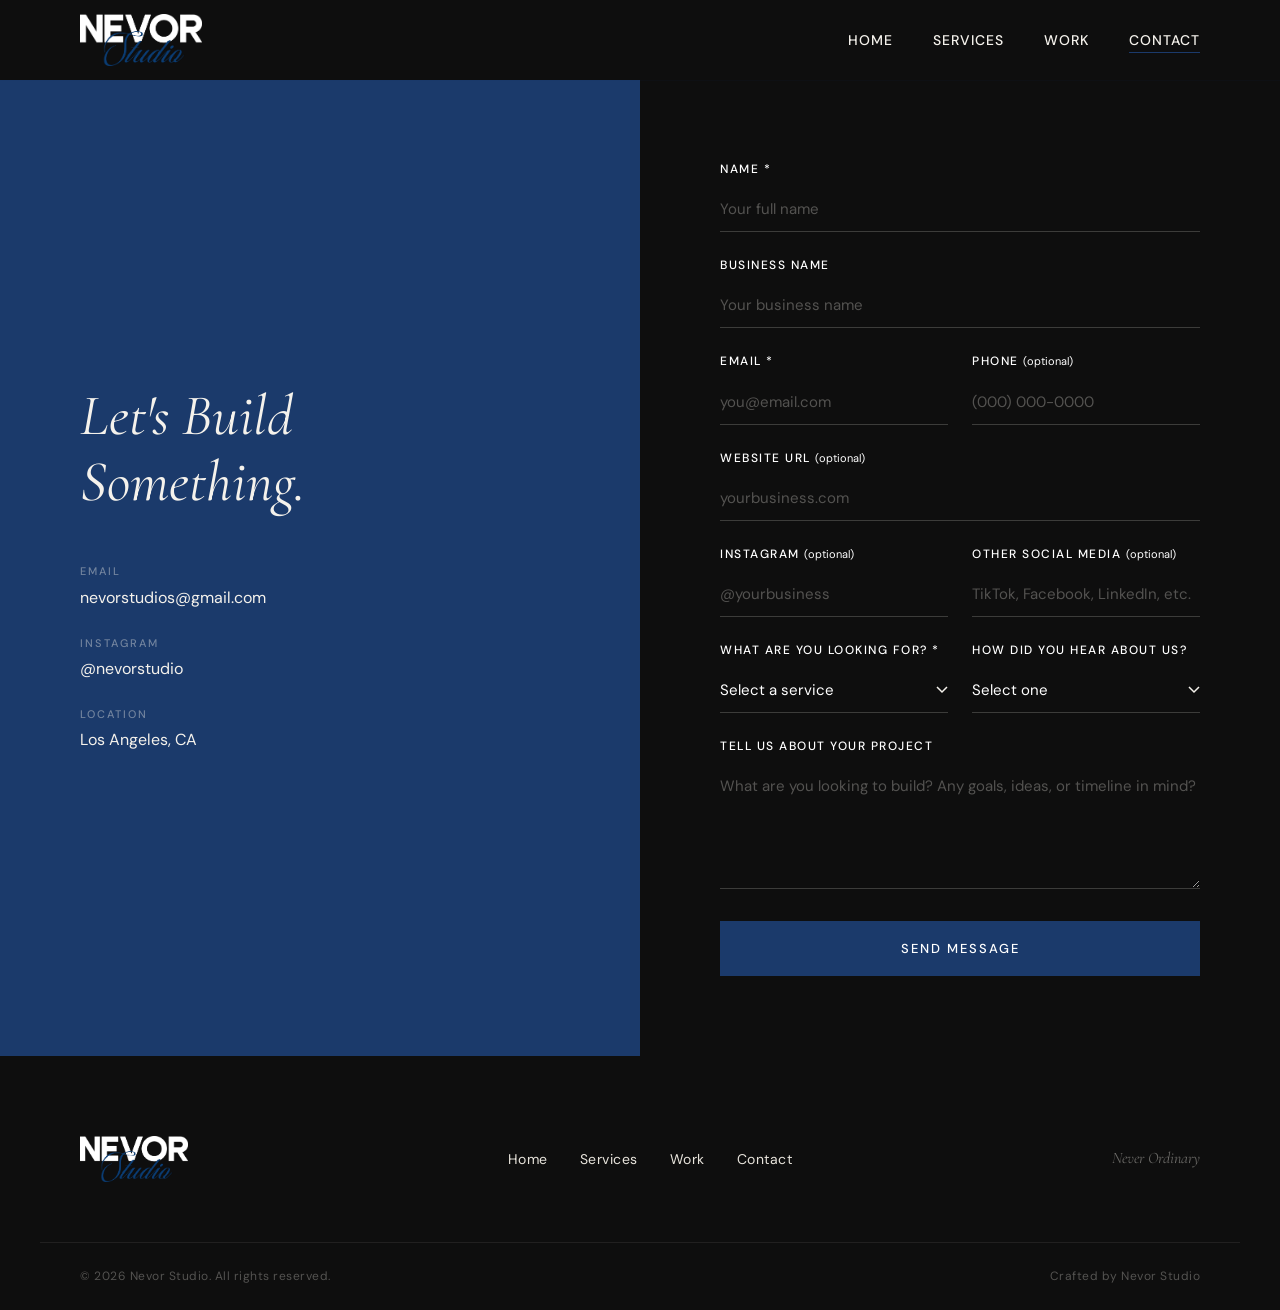
<file: contact.html>
<!DOCTYPE html>
<html lang="en">
<head>
    <meta charset="UTF-8">
    <meta name="viewport" content="width=device-width, initial-scale=1.0">
    <meta name="description" content="Contact NEVOR Studio to discuss your website or Shopify storefront project. Custom web development for small businesses.">
    <meta name="theme-color" content="#000000">
    <meta name="robots" content="index, follow">
    <title>Contact — NEVOR Studio | Get in Touch</title>
    
    <!-- Open Graph Tags -->
    <meta property="og:title" content="Contact — NEVOR Studio">
    <meta property="og:description" content="Ready to build your website or storefront? Reach out to discuss your project with NEVOR Studio.">
    <meta property="og:type" content="website">
    <meta property="og:url" content="https://nevor.studio/contact.html">
    <meta property="og:image" content="https://nevor.studio/assets/nevor-logo.png">
    <meta property="og:site_name" content="NEVOR Studio">
    
    <!-- Twitter Card Tags -->
    <meta name="twitter:card" content="summary">
    <meta name="twitter:title" content="Contact — NEVOR Studio">
    <meta name="twitter:description" content="Get in touch with NEVOR Studio about your website or storefront project.">
    <meta name="twitter:image" content="https://nevor.studio/assets/nevor-logo.png">
    
    <!-- Canonical URL -->
    <link rel="canonical" href="https://nevor.studio/contact.html">
    <link rel="icon" type="image/png" href="assets/nevor-studio-favicon.png?v=2">
    
    <link rel="preconnect" href="https://fonts.googleapis.com">
    <link rel="preconnect" href="https://fonts.gstatic.com" crossorigin>
    <link href="https://fonts.googleapis.com/css2?family=Cormorant+Garamond:ital,wght@0,400;0,600;0,700;1,400;1,600;1,700&family=DM+Sans:ital,wght@0,400;0,500;0,700;1,400&display=swap" rel="stylesheet">
    <link rel="stylesheet" href="styles.css">
    
    <!-- JSON-LD Structured Data -->
    <script type="application/ld+json">
    {
        "@context": "https://schema.org",
        "@type": "ContactPage",
        "name": "NEVOR Studio Contact",
        "description": "Contact page for NEVOR Studio to inquire about custom websites and Shopify storefronts",
        "url": "https://nevor.studio/contact.html",
        "mainEntity": {
            "@type": "LocalBusiness",
            "name": "NEVOR Studio",
            "description": "Custom-coded websites and Shopify storefronts with ongoing maintenance and support",
            "image": "https://nevor.studio/assets/nevor-logo.png",
            "logo": "https://nevor.studio/assets/nevor-logo.png",
            "url": "https://nevor.studio/",
            "email": "nevorstudios@gmail.com",
            "address": {
                "@type": "PostalAddress",
                "streetAddress": "",
                "addressLocality": "Los Angeles",
                "addressRegion": "CA",
                "postalCode": "",
                "addressCountry": "US"
            },
            "sameAs": [
                "https://www.instagram.com/nevorstudio",
                "https://www.facebook.com/nevorstudio"
            ],
            "contactPoint": {
                "@type": "ContactPoint",
                "contactType": "Customer Service",
                "email": "nevorstudios@gmail.com",
                "url": "https://nevor.studio/contact.html"
            }
        }
    }
    </script>
</head>
<body>

    <!-- Navigation -->
    <nav class="nav nav-dark" id="nav">
        <div class="nav-inner">
            <a href="index.html" class="nav-logo" aria-label="Nevor Studio home">
                <img class="nav-logo-image" src="assets/nevor-logo.png" alt="Nevor Studio logo">
            </a>
            <button class="nav-hamburger" id="navHamburger" aria-label="Toggle menu">
                <span></span>
                <span></span>
                <span></span>
            </button>
            <ul class="nav-links" id="navLinks">
                <li><a href="index.html">Home</a></li>
                <li><a href="services.html">Services</a></li>
                <li><a href="work.html">Work</a></li>
                <li><a href="contact.html" class="active">Contact</a></li>
            </ul>
        </div>
    </nav>

    <!-- Mobile Overlay -->
    <div class="mobile-overlay" id="mobileOverlay">
        <ul class="mobile-nav-links">
            <li><a href="index.html">Home</a></li>
            <li><a href="services.html">Services</a></li>
            <li><a href="work.html">Work</a></li>
            <li><a href="contact.html">Contact</a></li>
        </ul>
    </div>

    <!-- Contact Section -->
    <section class="contact-split">
        <div class="contact-left">
            <div class="contact-left-content fade-in">
                <h1 class="contact-headline">Let's Build<br>Something.</h1>
                <div class="contact-info">
                    <div class="contact-info-item">
                        <span class="contact-info-label">Email</span>
                        <a href="mailto:nevorstudios@gmail.com" class="contact-info-value">nevorstudios@gmail.com</a>
                    </div>
                    <div class="contact-info-item">
                        <span class="contact-info-label">Instagram</span>
                        <a href="#" class="contact-info-value">@nevorstudio</a>
                    </div>
                    <div class="contact-info-item">
                        <span class="contact-info-label">Location</span>
                        <span class="contact-info-value">Los Angeles, CA</span>
                    </div>
                </div>
            </div>
        </div>
        <div class="contact-right">
            <form class="contact-form fade-in" id="contactForm">
                <div id="formStatus"></div>

                <!-- Name -->
                <div class="form-group">
                    <label for="name">Name *</label>
                    <input type="text" id="name" name="name" required placeholder="Your full name">
                </div>

                <!-- Business Name -->
                <div class="form-group">
                    <label for="business">Business Name</label>
                    <input type="text" id="business" name="business" placeholder="Your business name" spellcheck="false">
                </div>

                <!-- Email & Phone -->
                <div class="form-row">
                    <div class="form-group">
                        <label for="email">Email *</label>
                        <input type="email" id="email" name="email" required placeholder="you@email.com">
                    </div>
                    <div class="form-group">
                        <label for="phone">Phone <span class="optional">(optional)</span></label>
                        <input type="tel" id="phone" name="phone" placeholder="(000) 000-0000">
                    </div>
                </div>

                <!-- Website -->
                <div class="form-group">
                    <label for="website">Website URL <span class="optional">(optional)</span></label>
                    <input type="text" id="website" name="website" placeholder="yourbusiness.com">
                </div>

                <!-- Social Media -->
                <div class="form-row">
                    <div class="form-group">
                        <label for="instagram">Instagram <span class="optional">(optional)</span></label>
                        <input type="text" id="instagram" name="instagram" placeholder="@yourbusiness">
                    </div>
                    <div class="form-group">
                        <label for="other-social">Other Social Media <span class="optional">(optional)</span></label>
                        <input type="text" id="other-social" name="other_social" placeholder="TikTok, Facebook, LinkedIn, etc.">
                    </div>
                </div>

                <!-- Service Interest & Referral -->
                <div class="form-row">
                    <div class="form-group">
                        <label for="service">What are you looking for? *</label>
                        <select id="service" name="service" required>
                            <option value="" disabled selected>Select a service</option>
                            <option value="branding">Branding</option>
                            <option value="website">Website</option>
                            <option value="full-digital-presence">Full Digital Presence</option>
                            <option value="ongoing-support">Ongoing Support</option>
                            <option value="not-sure">Not Sure Yet</option>
                        </select>
                    </div>
                    <div class="form-group">
                        <label for="referral">How did you hear about us?</label>
                        <select id="referral" name="referral">
                            <option value="" disabled selected>Select one</option>
                            <option value="instagram">Instagram</option>
                            <option value="google">Google</option>
                            <option value="referral">Referral</option>
                            <option value="other">Other</option>
                        </select>
                    </div>
                </div>

                <!-- Project Details -->
                <div class="form-group">
                    <label for="message">Tell us about your project</label>
                    <textarea id="message" name="message" rows="5" placeholder="What are you looking to build? Any goals, ideas, or timeline in mind?"></textarea>
                </div>

                <button type="submit" class="btn btn-submit">Send Message</button>
            </form>
        </div>
    </section>

    <!-- Footer -->
    <footer class="footer contact-footer">
        <div class="footer-inner">
            <div class="footer-logo">
                <a href="index.html" class="nav-logo">
                    <img class="footer-logo-image" src="assets/nevor-logo.png" alt="Nevor Studio logo">
                </a>
            </div>
            <ul class="footer-links">
                <li><a href="index.html">Home</a></li>
                <li><a href="services.html">Services</a></li>
                <li><a href="work.html">Work</a></li>
                <li><a href="contact.html">Contact</a></li>
            </ul>
            <p class="footer-tagline">Never Ordinary</p>
        </div>
        <div class="footer-bottom">
            <p>&copy; 2026 Nevor Studio. All rights reserved.</p>
            <p>Crafted by Nevor Studio</p>
        </div>
    </footer>

    <script src="main.js"></script>
</body>
</html>
</file>
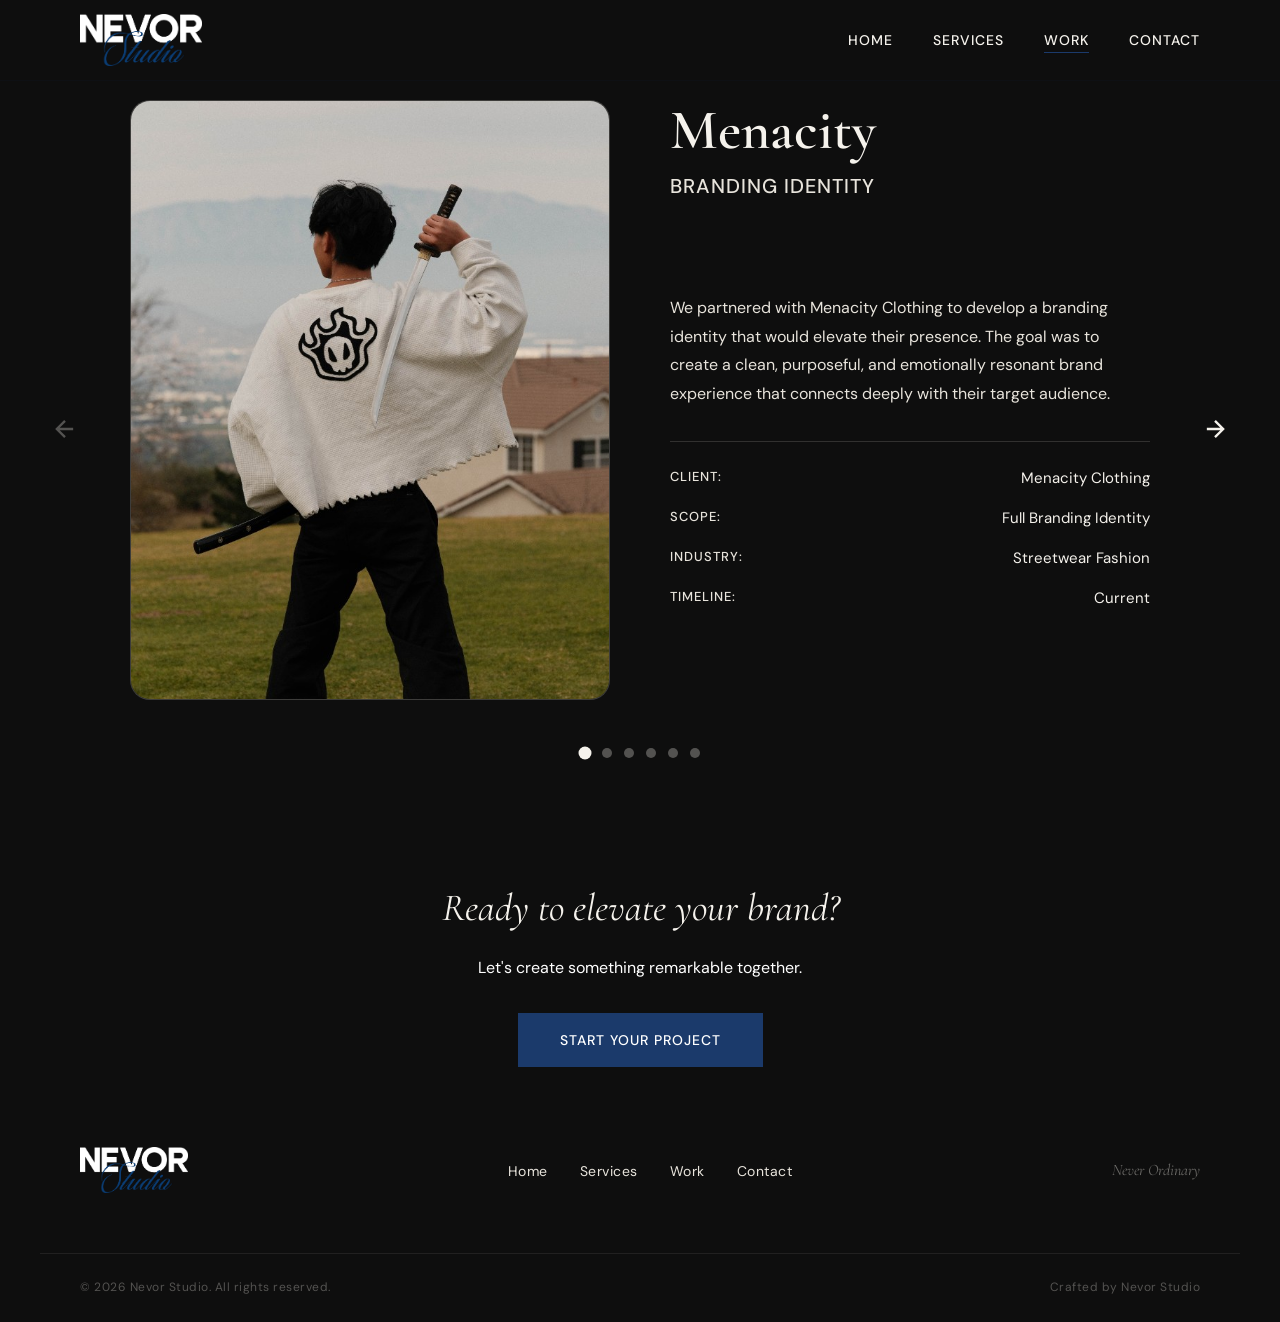
<file: menacity.html>
<!DOCTYPE html>
<html lang="en">
<head>
    <meta charset="UTF-8">
    <meta name="viewport" content="width=device-width, initial-scale=1.0">
    <meta name="description" content="Menacity Clothing case study: NEVOR Studio created a complete branding identity for streetwear fashion. Result: 60K followers, $62K in sales, 150K+ user sessions.">
    <meta name="theme-color" content="#000000">
    <meta name="robots" content="index, follow">
    <title>Menacity — NEVOR Studio | Brand Identity Case Study</title>
    
    <!-- Open Graph Tags -->
    <meta property="og:title" content="Menacity Branding Identity — NEVOR Studio">
    <meta property="og:description" content="See how we created a modern streetwear brand identity that generated 60K followers and $62K in sales within 5 months.">
    <meta property="og:type" content="article">
    <meta property="og:url" content="https://nevor.studio/menacity.html">
    <meta property="og:image" content="https://nevor.studio/assets/menacity-hero-work.png">
    <meta property="og:site_name" content="NEVOR Studio">
    <meta property="article:author" content="NEVOR Studio">
    <meta property="article:published_time" content="2026-01-01T00:00:00Z">
    
    <!-- Twitter Card Tags -->
    <meta name="twitter:card" content="summary_large_image">
    <meta name="twitter:title" content="Menacity Branding Identity — NEVOR Studio">
    <meta name="twitter:description" content="Complete branding identity for streetwear fashion brand. 60K followers, $62K sales, 150K+ user sessions.">
    <meta name="twitter:image" content="https://nevor.studio/assets/menacity-hero-work.png">
    
    <!-- Canonical URL -->
    <link rel="canonical" href="https://nevor.studio/menacity.html">
    <link rel="icon" type="image/png" href="assets/nevor-studio-favicon.png?v=2">
    
    <link rel="preconnect" href="https://fonts.googleapis.com">
    <link rel="preconnect" href="https://fonts.gstatic.com" crossorigin>
    <link href="https://fonts.googleapis.com/css2?family=Cormorant+Garamond:ital,wght@0,400;0,600;0,700;1,400;1,600;1,700&family=DM+Sans:ital,wght@0,400;0,500;0,700;1,400&display=swap" rel="stylesheet">
    <link rel="stylesheet" href="styles.css">
    
    <!-- JSON-LD Structured Data -->
    <script type="application/ld+json">
    {
        "@context": "https://schema.org",
        "@type": "CaseStudy",
        "headline": "Menacity Clothing Branding Identity",
        "description": "Complete branding identity system for Menacity Clothing, a modern streetwear brand",
        "image": "https://nevor.studio/assets/menacity-hero-work.png",
        "url": "https://nevor.studio/menacity.html",
        "author": {
            "@type": "Organization",
            "name": "NEVOR Studio",
            "logo": "https://nevor.studio/assets/nevor-logo.png",
            "url": "https://nevor.studio/"
        },
        "about": {
            "@type": "Organization",
            "name": "Menacity Clothing",
            "description": "Modern streetwear fashion brand",
            "industry": "Fashion, Retail"
        },
        "keywords": ["branding identity", "brand design", "streetwear", "logo design", "visual identity"],
        "inLanguage": "en-US",
        "result": {
            "@type": "Thing",
            "name": "Brand Identity System",
            "description": "Logo direction, visual guidelines, garment graphics, and campaign collateral"
        },
        "outcomes": [
            {
                "@type": "Text",
                "text": "60,000 social media followers"
            },
            {
                "@type": "Text",
                "text": "$62,000 in sales within 5 months"
            },
            {
                "@type": "Text",
                "text": "150,000+ website user sessions"
            }
        ]
    }
    </script>
</head>
<body>

    <!-- Navigation -->
    <nav class="nav nav-dark" id="nav">
        <div class="nav-inner">
            <a href="index.html" class="nav-logo" aria-label="Nevor Studio home">
                <img class="nav-logo-image" src="assets/nevor-logo.png" alt="Nevor Studio logo">
            </a>
            <button class="nav-hamburger" id="navHamburger" aria-label="Toggle menu">
                <span></span>
                <span></span>
                <span></span>
            </button>
            <ul class="nav-links" id="navLinks">
                <li><a href="index.html">Home</a></li>
                <li><a href="services.html">Services</a></li>
                <li><a href="work.html" class="active">Work</a></li>
                <li><a href="contact.html">Contact</a></li>
            </ul>
        </div>
    </nav>

    <!-- Mobile Overlay -->
    <div class="mobile-overlay" id="mobileOverlay">
        <ul class="mobile-nav-links">
            <li><a href="index.html">Home</a></li>
            <li><a href="services.html">Services</a></li>
            <li><a href="work.html">Work</a></li>
            <li><a href="contact.html">Contact</a></li>
        </ul>
    </div>

    <!-- Work Card Carousel -->
    <section class="work-carousel-section">
        <!-- Left Arrow -->
        <button class="carousel-arrow carousel-arrow-left" id="carouselPrevBtn" aria-label="Previous slide">
            <svg viewBox="0 0 24 24" fill="none" stroke="currentColor" stroke-width="2">
                <path d="M19 12H5M12 19l-7-7 7-7"/>
            </svg>
        </button>

        <!-- Carousel Container -->
        <div class="carousel-wrapper">
            <div class="carousel-items" id="carouselItems">
                <!-- Card 1 -->
                <div class="carousel-card active" data-index="0">
                    <div class="card-header">
                        <h1 class="card-brand-name">Menacity</h1>
                        <h2 class="card-category">Branding Identity</h2>
                    </div>
                    <div class="card-image-container">
                        <img class="card-image" src="assets/menacity-hero-work.png" alt="Menacity branding">
                    </div>
                    <div class="card-content">
                        <p class="card-description">We partnered with Menacity Clothing to develop a branding identity that would elevate their presence. The goal was to create a clean, purposeful, and emotionally resonant brand experience that connects deeply with their target audience.</p>
                        <div class="card-meta">
                            <div class="meta-row">
                                <span class="meta-label">Client:</span>
                                <span class="meta-value">Menacity Clothing</span>
                            </div>
                            <div class="meta-row">
                                <span class="meta-label">Scope:</span>
                                <span class="meta-value">Full Branding Identity</span>
                            </div>
                            <div class="meta-row">
                                <span class="meta-label">Industry:</span>
                                <span class="meta-value">Streetwear Fashion</span>
                            </div>
                            <div class="meta-row">
                                <span class="meta-label">Timeline:</span>
                                <span class="meta-value">Current</span>
                            </div>
                        </div>
                    </div>
                </div>

                <!-- Card 2 -->
                <div class="carousel-card" data-index="1">
                    <div class="card-header">
                        <h1 class="card-brand-name">Menacity</h1>
                        <h2 class="card-category">Brand Vision</h2>
                    </div>
                    <div class="card-image-container">
                        <img class="card-image" src="assets/menacity-01.png" alt="Menacity design">
                    </div>
                    <div class="card-content">
                        <p class="card-description">Menacity Clothing approached us with the vision of building a modern streetwear brand with a clear identity and a strong digital presence. We created a unified visual style and brand voice that reflects their aesthetic and connects directly with their community.</p>
                    </div>
                </div>

                <!-- Card 3 -->
                <div class="carousel-card" data-index="2">
                    <div class="card-header">
                        <h1 class="card-brand-name">Menacity</h1>
                        <h2 class="card-category">Business Results</h2>
                    </div>
                    <div class="card-image-container">
                        <img class="card-image" src="assets/menacity-03.png" alt="Menacity results">
                    </div>
                    <div class="card-content">
                        <p class="card-description">Within the first five months, Menacity generated over $62,000 in sales through segmented email and SMS marketing. Their redesigned Shopify website has since attracted more than 150,000 user sessions, strengthening both visibility and conversion.</p>
                    </div>
                </div>

                <!-- Card 4 -->
                <div class="carousel-card" data-index="3">
                    <div class="card-header">
                        <h1 class="card-brand-name">Menacity</h1>
                        <h2 class="card-category">Social Growth</h2>
                    </div>
                    <div class="card-image-container">
                        <img class="card-image" src="assets/menacity-06.png" alt="Menacity community">
                    </div>
                    <div class="card-content">
                        <p class="card-description">Through strategic social content and paid advertising, Menacity grew a loyal community of more than 60,000 followers. The brand also gained recognition from notable figures who chose to wear Menacity apparel.</p>
                    </div>
                </div>

                <!-- Card 5 -->
                <div class="carousel-card" data-index="4">
                    <div class="card-header">
                        <h1 class="card-brand-name">Menacity</h1>
                        <h2 class="card-category">Brand System</h2>
                    </div>
                    <div class="card-image-container">
                        <img class="card-image" src="assets/menacity-04.png" alt="Menacity brand system">
                    </div>
                    <div class="card-content">
                        <p class="card-description">We developed a complete brand identity system including logo direction, visuals, garment graphics, and campaign collateral. This visual foundation was built to feel modern, intentional, and rooted in streetwear culture.</p>
                    </div>
                </div>

                <!-- Card 6 -->
                <div class="carousel-card" data-index="5">
                    <div class="card-header">
                        <h1 class="card-brand-name">Menacity</h1>
                        <h2 class="card-category">Content & Campaigns</h2>
                    </div>
                    <div class="card-image-container">
                        <img class="card-image" src="assets/menacity-05.png" alt="Menacity campaigns">
                    </div>
                    <div class="card-content">
                        <p class="card-description">We directed content production for social platforms and managed segmented email and SMS campaigns. Paid media execution helped expand reach, improve conversion, and sustain growth.</p>
                    </div>
                </div>
            </div>

            <!-- Carousel Indicators -->
            <div class="carousel-indicators" id="carouselIndicators">
                <button class="indicator active" data-index="0" aria-label="Slide 1"></button>
                <button class="indicator" data-index="1" aria-label="Slide 2"></button>
                <button class="indicator" data-index="2" aria-label="Slide 3"></button>
                <button class="indicator" data-index="3" aria-label="Slide 4"></button>
                <button class="indicator" data-index="4" aria-label="Slide 5"></button>
                <button class="indicator" data-index="5" aria-label="Slide 6"></button>
            </div>
        </div>

        <!-- Right Arrow -->
        <button class="carousel-arrow carousel-arrow-right" id="carouselNextBtn" aria-label="Next slide">
            <svg viewBox="0 0 24 24" fill="none" stroke="currentColor" stroke-width="2">
                <path d="M5 12h14M12 5l7 7-7 7"/>
            </svg>
        </button>
    </section>

    <!-- Contact CTA Section -->
    <section class="work-cta-section">
        <div class="work-cta-content">
            <h2 class="work-cta-headline">Ready to elevate your brand?</h2>
            <p class="work-cta-subtext">Let's create something remarkable together.</p>
            <a href="contact.html" class="work-cta-button">Start Your Project</a>
        </div>
    </section>

    <!-- Footer -->
    <footer class="footer">
        <div class="footer-inner">
            <div class="footer-logo">
                <a href="index.html" class="nav-logo">
                    <img class="footer-logo-image" src="assets/nevor-logo.png" alt="Nevor Studio logo">
                </a>
            </div>
            <ul class="footer-links">
                <li><a href="index.html">Home</a></li>
                <li><a href="services.html">Services</a></li>
                <li><a href="work.html">Work</a></li>
                <li><a href="contact.html">Contact</a></li>
            </ul>
            <p class="footer-tagline">Never Ordinary</p>
        </div>
        <div class="footer-bottom">
            <p>&copy; 2026 Nevor Studio. All rights reserved.</p>
            <p>Crafted by Nevor Studio</p>
        </div>
    </footer>

    <script src="main.js"></script>
</body>
</html>
</file>
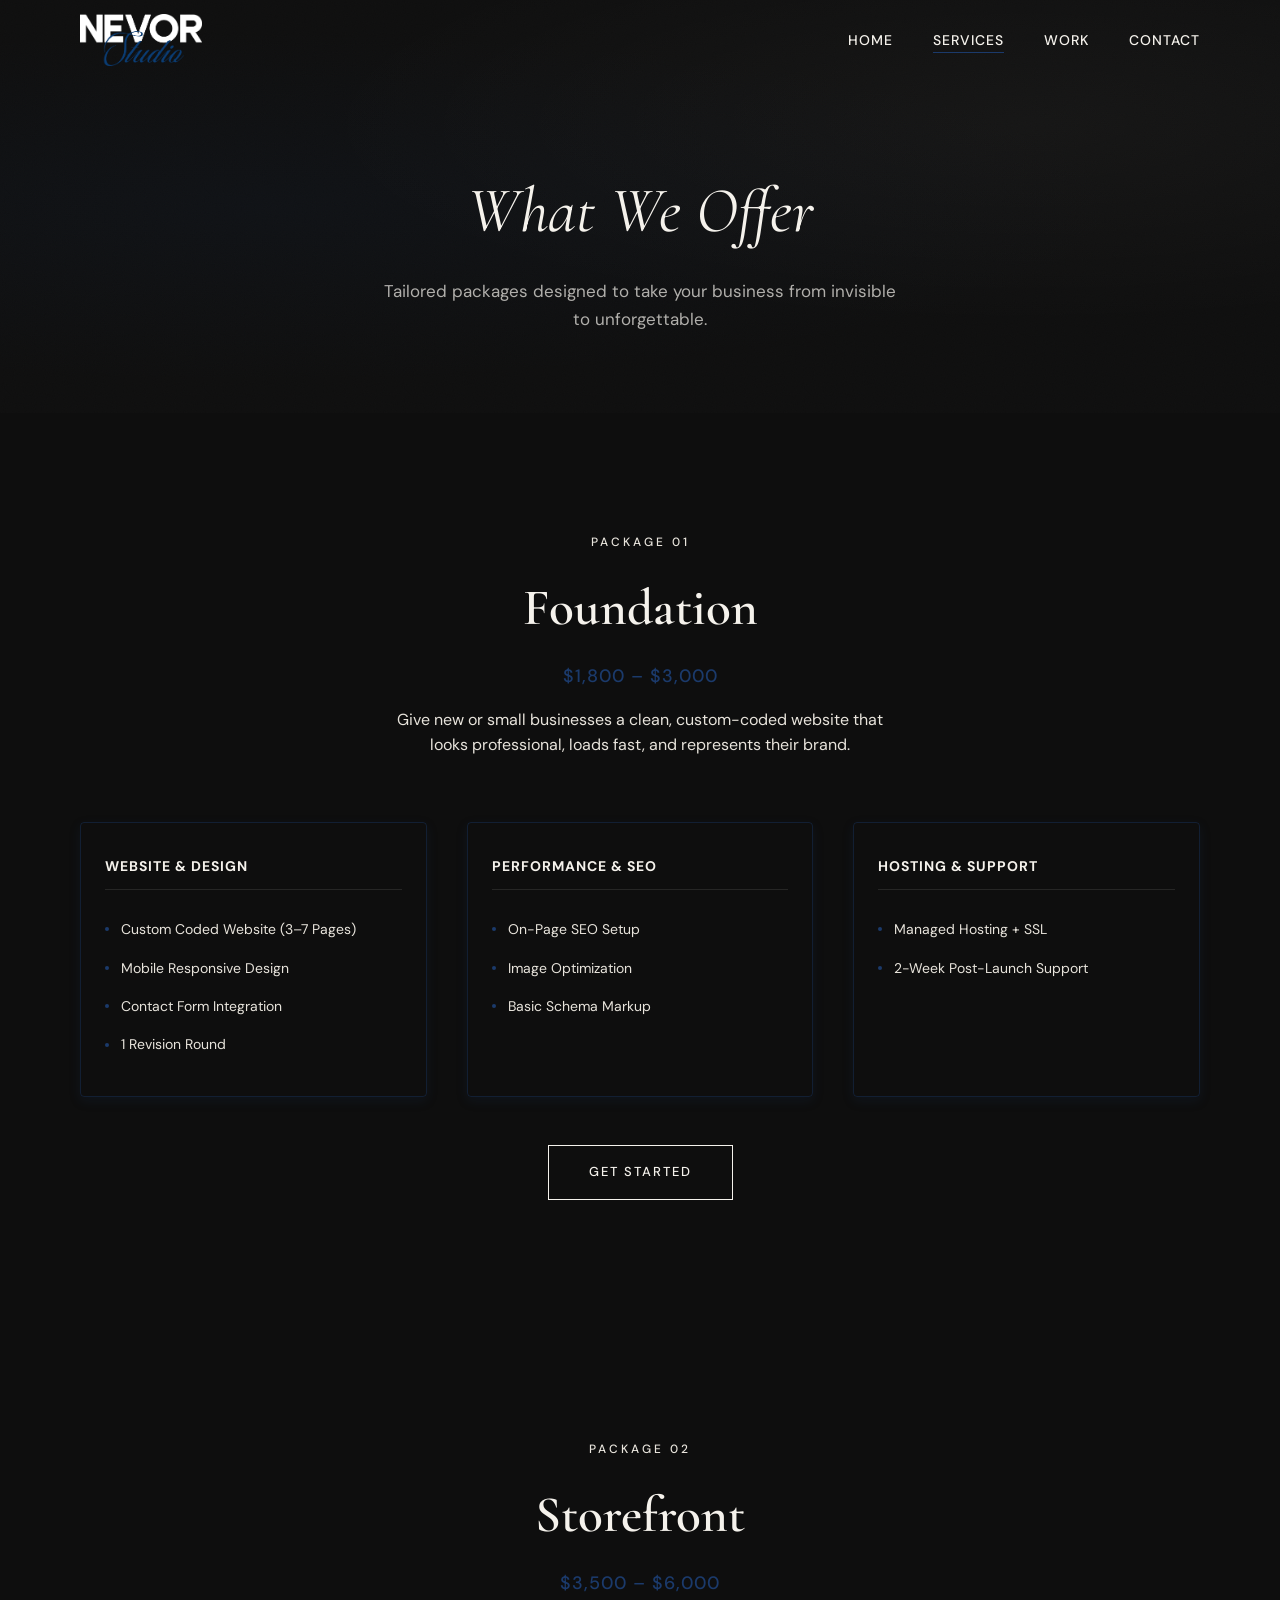
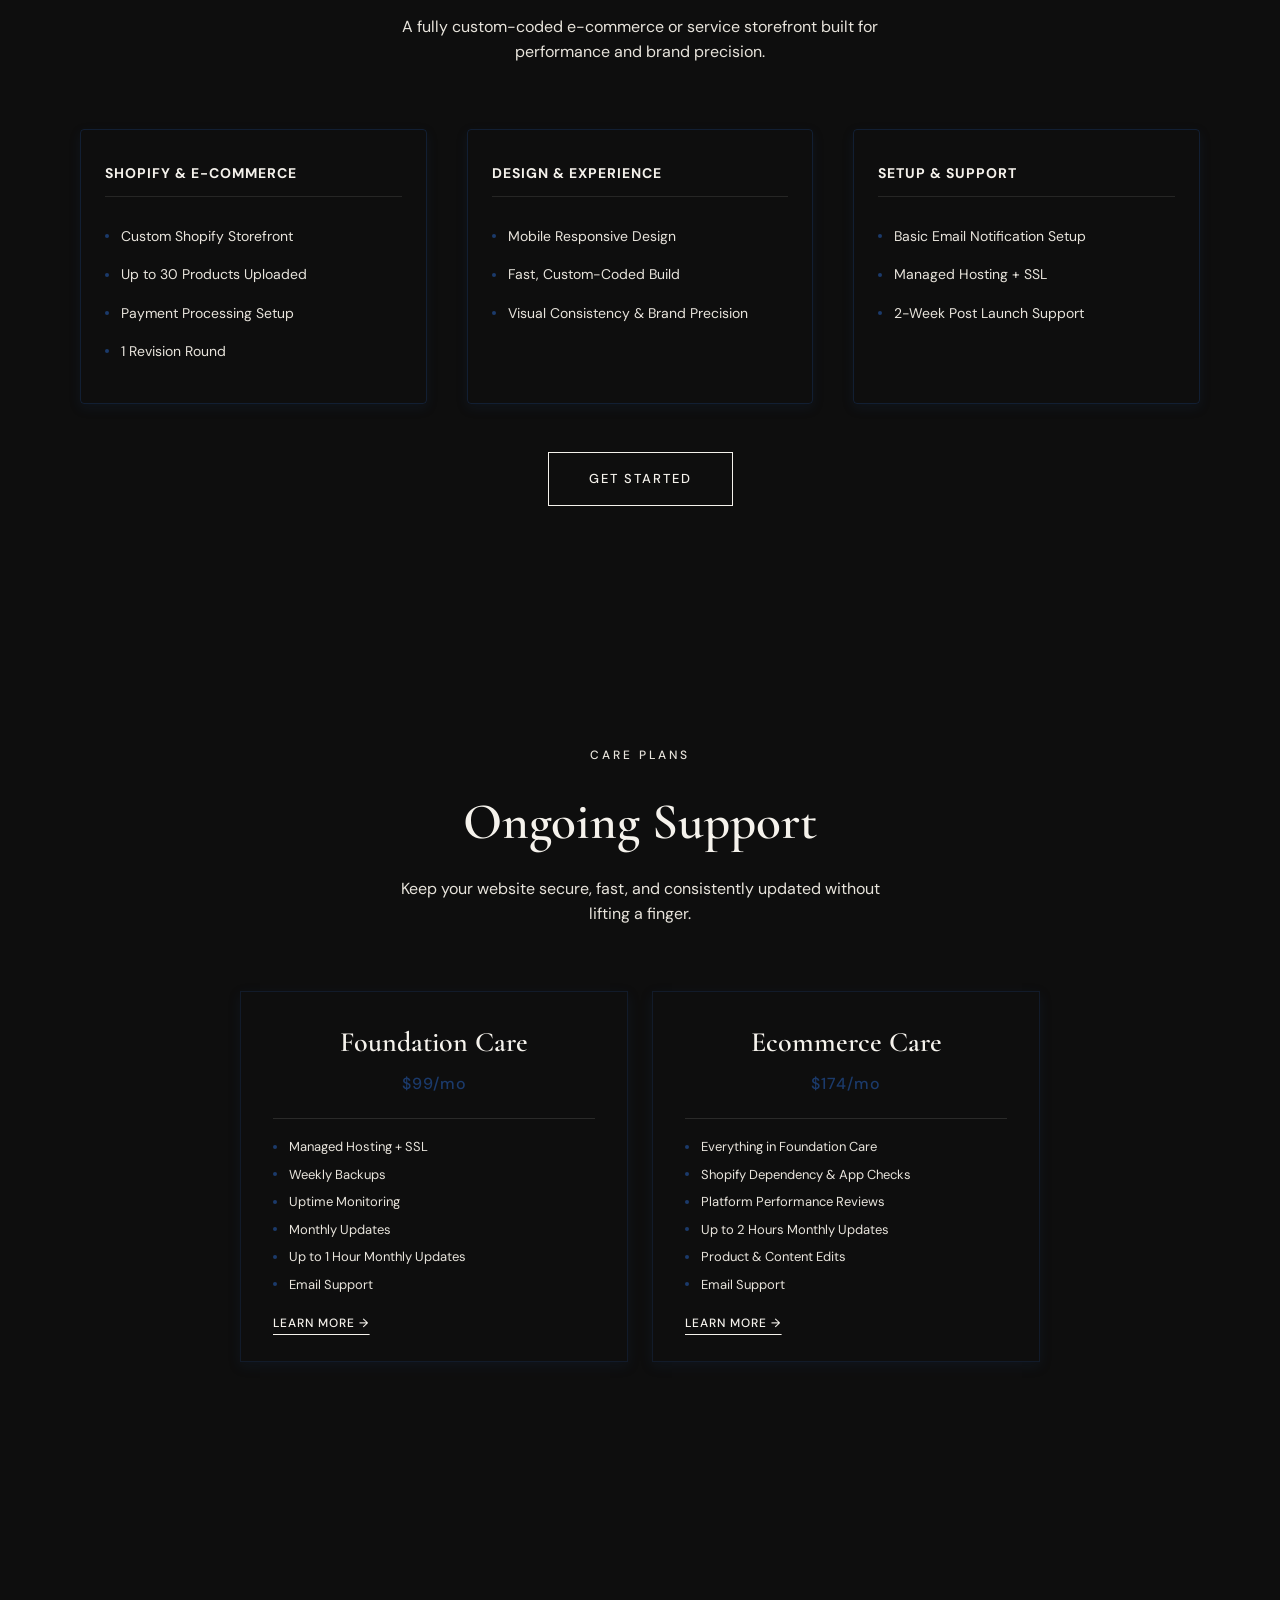
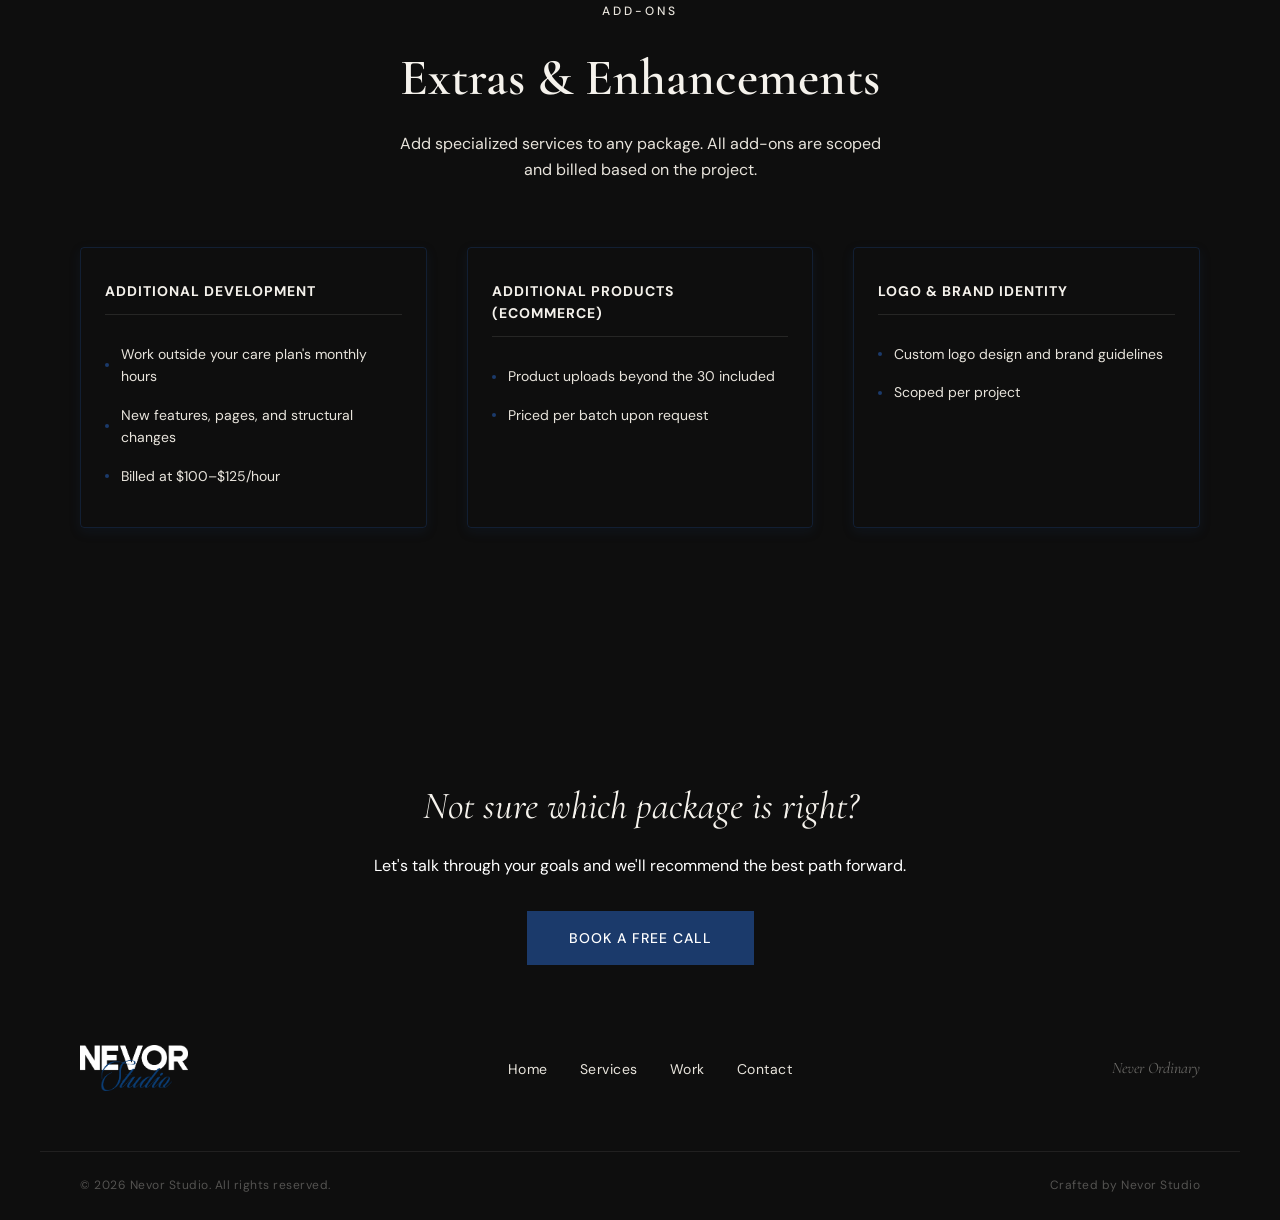
<file: services.html>
<!DOCTYPE html>
<html lang="en">
<head>
    <meta charset="UTF-8">
    <meta name="viewport" content="width=device-width, initial-scale=1.0">
    <meta name="description" content="NEVOR Studio services: Custom-coded websites ($1,800–$3,000) and Shopify storefronts ($3,500–$6,000). Ongoing care from $99/month.">
    <meta name="theme-color" content="#000000">
    <meta name="robots" content="index, follow">
    <title>Services — NEVOR Studio | Custom Web Development & Shopify Storefronts</title>
    
    <!-- Open Graph Tags -->
    <meta property="og:title" content="Services — NEVOR Studio">
    <meta property="og:description" content="Foundation packages ($1,800–$3,000) and Storefront packages ($3,500–$6,000). Care Plans from $99/month.">
    <meta property="og:type" content="website">
    <meta property="og:url" content="https://nevor.studio/services.html">
    <meta property="og:image" content="https://nevor.studio/assets/nevor-logo.png">
    <meta property="og:site_name" content="NEVOR Studio">
    
    <!-- Twitter Card Tags -->
    <meta name="twitter:card" content="summary_large_image">
    <meta name="twitter:title" content="Services — NEVOR Studio">
    <meta name="twitter:description" content="Custom websites and Shopify storefronts with ongoing maintenance and support.">
    <meta name="twitter:image" content="https://nevor.studio/assets/nevor-logo.png">
    
    <!-- Canonical URL -->
    <link rel="canonical" href="https://nevor.studio/services.html">
    <link rel="icon" type="image/png" href="assets/nevor-studio-favicon.png?v=2">
    
    <link rel="preconnect" href="https://fonts.googleapis.com">
    <link rel="preconnect" href="https://fonts.gstatic.com" crossorigin>
    <link href="https://fonts.googleapis.com/css2?family=Cormorant+Garamond:ital,wght@0,400;0,600;0,700;1,400;1,600;1,700&family=DM+Sans:ital,wght@0,400;0,500;0,700;1,400&display=swap" rel="stylesheet">
    <link rel="stylesheet" href="styles.css">
    
    <!-- JSON-LD Structured Data -->
    <script type="application/ld+json">
    {
        "@context": "https://schema.org",
        "@type": "ProfessionalService",
        "name": "NEVOR Studio Services",
        "description": "Custom-coded websites and Shopify storefronts with ongoing maintenance and support",
        "url": "https://nevor.studio/services.html",
        "logo": "https://nevor.studio/assets/nevor-logo.png",
        "areaServed": "US",
        "offers": [
            {
                "@type": "Offer",
                "@id": "foundation-package",
                "name": "Foundation Package",
                "description": "Custom-coded website with 3–7 pages, on-page SEO, contact form, managed hosting, SSL, mobile responsive design, and 2-week post-launch support",
                "price": "1800",
                "priceCurrency": "USD",
                "url": "https://nevor.studio/services.html#foundation"
            },
            {
                "@type": "Offer",
                "@id": "storefront-package",
                "name": "Storefront Package",
                "description": "Custom Shopify storefront with up to 30 products, payment processing, email notifications, mobile responsive design, and 2-week post-launch support",
                "price": "3500",
                "priceCurrency": "USD",
                "url": "https://nevor.studio/services.html#storefront"
            },
            {
                "@type": "Offer",
                "@id": "foundation-care",
                "name": "Foundation Care Plan",
                "description": "Managed hosting, SSL, weekly backups, uptime monitoring, monthly updates, up to 1 hour of monthly updates, and email support",
                "price": "99",
                "priceCurrency": "USD",
                "priceSpecification": {
                    "@type": "PriceSpecification",
                    "priceCurrency": "USD",
                    "price": "99",
                    "billingDuration": "P1M"
                }
            },
            {
                "@type": "Offer",
                "@id": "ecommerce-care",
                "name": "Ecommerce Care Plan",
                "description": "Everything in Foundation Care Plan plus Shopify dependency checks, app reviews, and up to 2 hours of monthly updates",
                "price": "174",
                "priceCurrency": "USD",
                "priceSpecification": {
                    "@type": "PriceSpecification",
                    "priceCurrency": "USD",
                    "price": "174",
                    "billingDuration": "P1M"
                }
            }
        ]
    }
    </script>
</head>
<body>

    <!-- Navigation -->
    <nav class="nav" id="nav">
        <div class="nav-inner">
            <a href="index.html" class="nav-logo" aria-label="Nevor Studio home">
                <img class="nav-logo-image" src="assets/nevor-logo.png" alt="Nevor Studio logo">
            </a>
            <button class="nav-hamburger" id="navHamburger" aria-label="Toggle menu">
                <span></span>
                <span></span>
                <span></span>
            </button>
            <ul class="nav-links" id="navLinks">
                <li><a href="index.html">Home</a></li>
                <li><a href="services.html" class="active">Services</a></li>
                <li><a href="work.html">Work</a></li>
                <li><a href="contact.html">Contact</a></li>
            </ul>
        </div>
    </nav>

    <!-- Mobile Overlay -->
    <div class="mobile-overlay" id="mobileOverlay">
        <ul class="mobile-nav-links">
            <li><a href="index.html">Home</a></li>
            <li><a href="services.html">Services</a></li>
            <li><a href="work.html">Work</a></li>
            <li><a href="contact.html">Contact</a></li>
        </ul>
    </div>

    <!-- Services Hero -->
    <section class="page-hero page-hero-cream">
        <div class="container">
            <h1 class="page-hero-headline fade-in">What We Offer</h1>
            <p class="page-hero-sub fade-in">Tailored packages designed to take your business from invisible to unforgettable.</p>
        </div>
    </section>

    <!-- Foundation Package -->
    <section class="package-section dark-section">
        <div class="container">
            <div class="package-header fade-in">
                <span class="package-label">PACKAGE 01</span>
                <h2 class="package-title">Foundation</h2>
                <p class="package-price">$1,800 – $3,000</p>
                <p class="package-desc">Give new or small businesses a clean, custom-coded website that looks professional, loads fast, and represents their brand.</p>
            </div>
            <div class="package-deliverables fade-in">
                <div class="deliverable-col">
                    <h4 class="deliverable-heading">Website &amp; Design</h4>
                    <ul class="deliverable-list">
                        <li>Custom Coded Website (3–7 Pages)</li>
                        <li>Mobile Responsive Design</li>
                        <li>Contact Form Integration</li>
                        <li>1 Revision Round</li>
                    </ul>
                </div>
                <div class="deliverable-col">
                    <h4 class="deliverable-heading">Performance &amp; SEO</h4>
                    <ul class="deliverable-list">
                        <li>On-Page SEO Setup</li>
                        <li>Image Optimization</li>
                        <li>Basic Schema Markup</li>
                    </ul>
                </div>
                <div class="deliverable-col">
                    <h4 class="deliverable-heading">Hosting &amp; Support</h4>
                    <ul class="deliverable-list">
                        <li>Managed Hosting + SSL</li>
                        <li>2-Week Post-Launch Support</li>
                    </ul>
                </div>
            </div>
            <div class="package-cta fade-in">
                <a href="contact.html" class="btn btn-outline-cream">Get Started</a>
            </div>
        </div>
    </section>

    <!-- Storefront Package -->
    <section class="package-section">
        <div class="container">
            <div class="package-header fade-in">
                <span class="package-label dark">PACKAGE 02</span>
                <h2 class="package-title dark">Storefront</h2>
                <p class="package-price dark">$3,500 – $6,000</p>
                <p class="package-desc dark">A fully custom-coded e-commerce or service storefront built for performance and brand precision.</p>
            </div>
            <div class="package-deliverables fade-in">
                <div class="deliverable-col dark">
                    <h4 class="deliverable-heading dark">Shopify &amp; E-Commerce</h4>
                    <ul class="deliverable-list dark">
                        <li>Custom Shopify Storefront</li>
                        <li>Up to 30 Products Uploaded</li>
                        <li>Payment Processing Setup</li>
                        <li>1 Revision Round</li>
                    </ul>
                </div>
                <div class="deliverable-col dark">
                    <h4 class="deliverable-heading dark">Design &amp; Experience</h4>
                    <ul class="deliverable-list dark">
                        <li>Mobile Responsive Design</li>
                        <li>Fast, Custom-Coded Build</li>
                        <li>Visual Consistency &amp; Brand Precision</li>
                    </ul>
                </div>
                <div class="deliverable-col dark">
                    <h4 class="deliverable-heading dark">Setup &amp; Support</h4>
                    <ul class="deliverable-list dark">
                        <li>Basic Email Notification Setup</li>
                        <li>Managed Hosting + SSL</li>
                        <li>2-Week Post Launch Support</li>
                    </ul>
                </div>
            </div>
            <div class="package-cta fade-in">
                <a href="contact.html" class="btn btn-outline-cream">Get Started</a>
            </div>
        </div>
    </section>

    <!-- Care Plans -->
    <section class="package-section dark-section">
        <div class="container">
            <div class="package-header fade-in">
                <span class="package-label">CARE PLANS</span>
                <h2 class="package-title">Ongoing Support</h2>
                <p class="package-desc">Keep your website secure, fast, and consistently updated without lifting a finger.</p>
            </div>
            <div class="care-plans-grid">
                <div class="care-card fade-in">
                    <h3 class="care-card-title">Foundation Care</h3>
                    <p class="care-card-price">$99/mo</p>
                    <hr class="care-card-divider">
                    <ul class="care-card-list">
                        <li>Managed Hosting + SSL</li>
                        <li>Weekly Backups</li>
                        <li>Uptime Monitoring</li>
                        <li>Monthly Updates</li>
                        <li>Up to 1 Hour Monthly Updates</li>
                        <li>Email Support</li>
                    </ul>
                    <a href="contact.html" class="text-link light">Learn More &rarr;</a>
                </div>
                <div class="care-card fade-in">
                    <h3 class="care-card-title">Ecommerce Care</h3>
                    <p class="care-card-price">$174/mo</p>
                    <hr class="care-card-divider">
                    <ul class="care-card-list">
                        <li>Everything in Foundation Care</li>
                        <li>Shopify Dependency &amp; App Checks</li>
                        <li>Platform Performance Reviews</li>
                        <li>Up to 2 Hours Monthly Updates</li>
                        <li>Product &amp; Content Edits</li>
                        <li>Email Support</li>
                    </ul>
                    <a href="contact.html" class="text-link light">Learn More &rarr;</a>
                </div>
            </div>
        </div>
    </section>

    <!-- Add-Ons -->
    <section class="package-section">
        <div class="container">
            <div class="package-header fade-in">
                <span class="package-label dark">ADD-ONS</span>
                <h2 class="package-title dark">Extras &amp; Enhancements</h2>
                <p class="package-desc dark">Add specialized services to any package. All add-ons are scoped and billed based on the project.</p>
            </div>
            <div class="package-deliverables fade-in">
                <div class="deliverable-col dark">
                    <h4 class="deliverable-heading dark">Additional Development</h4>
                    <ul class="deliverable-list dark">
                        <li>Work outside your care plan's monthly hours</li>
                        <li>New features, pages, and structural changes</li>
                        <li>Billed at $100–$125/hour</li>
                    </ul>
                </div>
                <div class="deliverable-col dark">
                    <h4 class="deliverable-heading dark">Additional Products (Ecommerce)</h4>
                    <ul class="deliverable-list dark">
                        <li>Product uploads beyond the 30 included</li>
                        <li>Priced per batch upon request</li>
                    </ul>
                </div>
                <div class="deliverable-col dark">
                    <h4 class="deliverable-heading dark">Logo &amp; Brand Identity</h4>
                    <ul class="deliverable-list dark">
                        <li>Custom logo design and brand guidelines</li>
                        <li>Scoped per project</li>
                    </ul>
                </div>
            </div>
        </div>
    </section>

    <!-- CTA Section -->
    <section class="work-cta-section">
        <div class="work-cta-content">
            <h2 class="work-cta-headline">Not sure which package is right?</h2>
            <p class="work-cta-subtext">Let's talk through your goals and we'll recommend the best path forward.</p>
            <a href="contact.html" class="work-cta-button">Book a Free Call</a>
        </div>
    </section>

    <!-- Footer -->
    <footer class="footer">
        <div class="footer-inner">
            <div class="footer-logo">
                <a href="index.html" class="nav-logo">
                    <img class="footer-logo-image" src="assets/nevor-logo.png" alt="Nevor Studio logo">
                </a>
            </div>
            <ul class="footer-links">
                <li><a href="index.html">Home</a></li>
                <li><a href="services.html">Services</a></li>
                <li><a href="work.html">Work</a></li>
                <li><a href="contact.html">Contact</a></li>
            </ul>
            <p class="footer-tagline">Never Ordinary</p>
        </div>
        <div class="footer-bottom">
            <p>&copy; 2026 Nevor Studio. All rights reserved.</p>
            <p>Crafted by Nevor Studio</p>
        </div>
    </footer>

    <script src="main.js"></script>
</body>
</html>
</file>
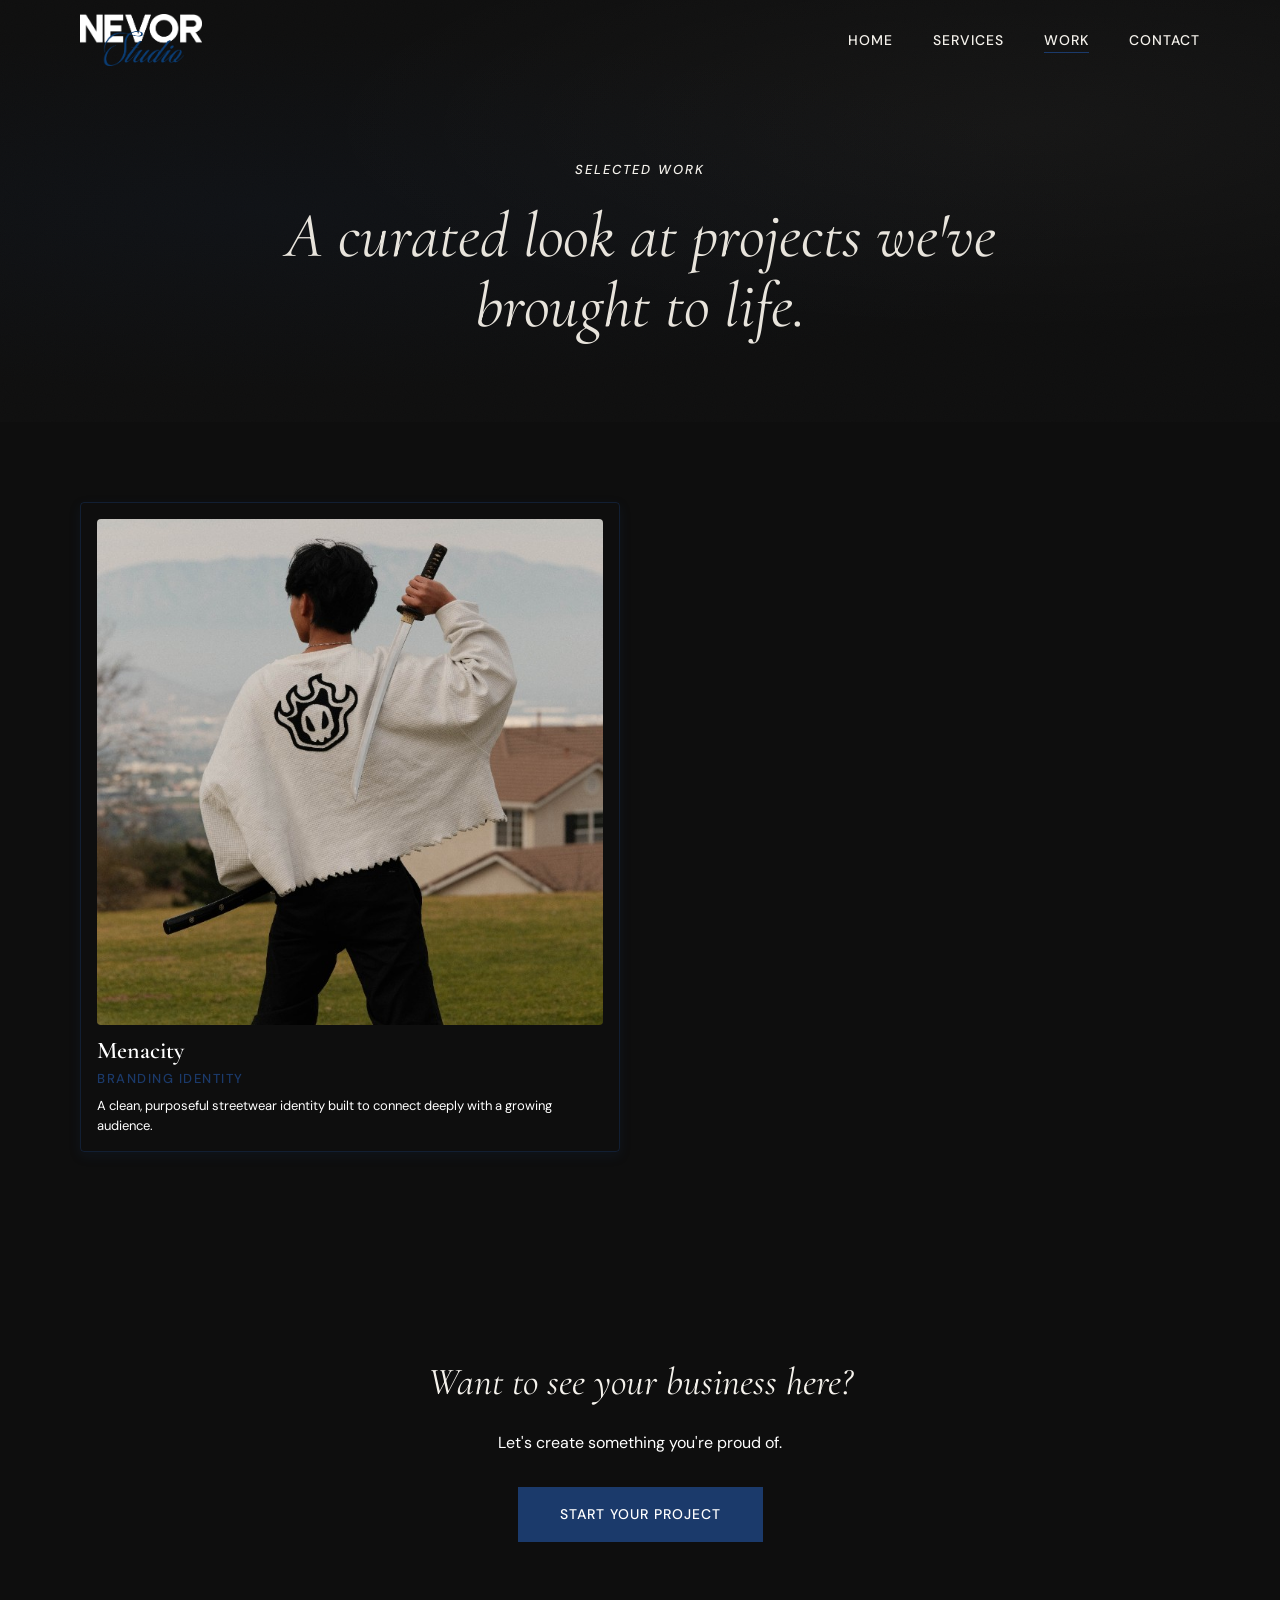
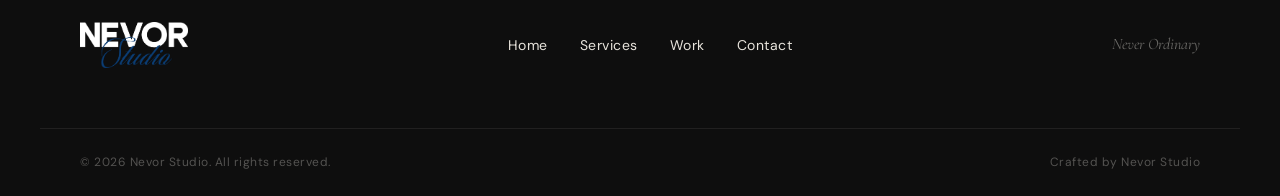
<file: work.html>
<!DOCTYPE html>
<html lang="en">
<head>
    <meta charset="UTF-8">
    <meta name="viewport" content="width=device-width, initial-scale=1.0">
    <meta name="description" content="Browse NEVOR Studio's portfolio of custom websites and Shopify storefronts. See how we've helped businesses grow online.">
    <meta name="theme-color" content="#000000">
    <meta name="robots" content="index, follow">
    <title>Work — NEVOR Studio | Portfolio & Case Studies</title>
    
    <!-- Open Graph Tags -->
    <meta property="og:title" content="Work — NEVOR Studio Portfolio">
    <meta property="og:description" content="Explore our portfolio of custom websites and e-commerce projects built for small businesses.">
    <meta property="og:type" content="website">
    <meta property="og:url" content="https://nevor.studio/work.html">
    <meta property="og:image" content="https://nevor.studio/assets/menacity-hero-work.png">
    <meta property="og:site_name" content="NEVOR Studio">
    
    <!-- Twitter Card Tags -->
    <meta name="twitter:card" content="summary_large_image">
    <meta name="twitter:title" content="Work — NEVOR Studio Portfolio">
    <meta name="twitter:description" content="View our portfolio of custom websites and Shopify storefronts.">
    <meta name="twitter:image" content="https://nevor.studio/assets/menacity-hero-work.png">
    
    <!-- Canonical URL -->
    <link rel="canonical" href="https://nevor.studio/work.html">
    <link rel="icon" type="image/png" href="assets/nevor-studio-favicon.png?v=2">
    
    <link rel="preconnect" href="https://fonts.googleapis.com">
    <link rel="preconnect" href="https://fonts.gstatic.com" crossorigin>
    <link href="https://fonts.googleapis.com/css2?family=Cormorant+Garamond:ital,wght@0,400;0,600;0,700;1,400;1,600;1,700&family=DM+Sans:ital,wght@0,400;0,500;0,700;1,400&display=swap" rel="stylesheet">
    <link rel="stylesheet" href="styles.css">
    
    <!-- JSON-LD Structured Data -->
    <script type="application/ld+json">
    {
        "@context": "https://schema.org",
        "@type": "CreativeWork",
        "name": "NEVOR Studio Portfolio",
        "description": "Portfolio of websites and storefronts by NEVOR Studio",
        "url": "https://nevor.studio/work.html",
        "creator": {
            "@type": "LocalBusiness",
            "name": "NEVOR Studio",
            "url": "https://nevor.studio/"
        },
        "author": {
            "@type": "Organization",
            "name": "NEVOR Studio",
            "logo": "https://nevor.studio/assets/nevor-logo.png",
            "url": "https://nevor.studio/"
        },
        "hasPart": [
            {
                "@type": "CaseStudy",
                "@id": "menacity-case-study",
                "name": "Menacity Branding Identity",
                "description": "A clean, purposeful streetwear identity built to connect deeply with a growing audience.",
                "image": "https://nevor.studio/assets/menacity-hero-work.png",
                "url": "https://nevor.studio/menacity.html",
                "keywords": ["branding", "identity", "streetwear"],
                "creator": {
                    "@type": "Organization",
                    "name": "NEVOR Studio"
                }
            }
        ]
    }
    </script>
</head>
<body>

    <!-- Navigation -->
    <nav class="nav" id="nav">
        <div class="nav-inner">
            <a href="index.html" class="nav-logo" aria-label="Nevor Studio home">
                <img class="nav-logo-image" src="assets/nevor-logo.png" alt="Nevor Studio logo">
            </a>
            <button class="nav-hamburger" id="navHamburger" aria-label="Toggle menu">
                <span></span>
                <span></span>
                <span></span>
            </button>
            <ul class="nav-links" id="navLinks">
                <li><a href="index.html">Home</a></li>
                <li><a href="services.html">Services</a></li>
                <li><a href="work.html" class="active">Work</a></li>
                <li><a href="contact.html">Contact</a></li>
            </ul>
        </div>
    </nav>

    <!-- Mobile Overlay -->
    <div class="mobile-overlay" id="mobileOverlay">
        <ul class="mobile-nav-links">
            <li><a href="index.html">Home</a></li>
            <li><a href="services.html">Services</a></li>
            <li><a href="work.html">Work</a></li>
            <li><a href="contact.html">Contact</a></li>
        </ul>
    </div>

    <!-- Work Hero -->
    <section class="page-hero page-hero-dark">
        <div class="container">
            <h1 class="page-hero-headline light fade-in work-hero-title">Selected Work</h1>
            <p class="page-hero-sub light fade-in work-hero-sub">A curated look at projects we've brought to life.</p>
        </div>
    </section>

    <!-- Work Grid -->
    <section class="work-section">
        <div class="container">
            <div class="work-grid-full">
                <a class="work-card-link fade-in" href="menacity.html" aria-label="View Menacity case study">
                    <div class="work-card">
                        <div class="work-card-image">
                            <img class="work-card-photo" src="assets/menacity-hero-work.png" alt="Menacity branding">
                        </div>
                        <h3 class="work-card-title">Menacity</h3>
                        <span class="work-card-tag">Branding Identity</span>
                        <p class="work-card-desc">A clean, purposeful streetwear identity built to connect deeply with a growing audience.</p>
                    </div>
                </a>
            </div>
        </div>
    </section>

    <!-- CTA Section -->
    <section class="work-cta-section">
        <div class="work-cta-content">
            <h2 class="work-cta-headline">Want to see your business here?</h2>
            <p class="work-cta-subtext">Let's create something you're proud of.</p>
            <a href="contact.html" class="work-cta-button">Start Your Project</a>
        </div>
    </section>

    <!-- Footer -->
    <footer class="footer">
        <div class="footer-inner">
            <div class="footer-logo">
                <a href="index.html" class="nav-logo">
                    <img class="footer-logo-image" src="assets/nevor-logo.png" alt="Nevor Studio logo">
                </a>
            </div>
            <ul class="footer-links">
                <li><a href="index.html">Home</a></li>
                <li><a href="services.html">Services</a></li>
                <li><a href="work.html">Work</a></li>
                <li><a href="contact.html">Contact</a></li>
            </ul>
            <p class="footer-tagline">Never Ordinary</p>
        </div>
        <div class="footer-bottom">
            <p>&copy; 2026 Nevor Studio. All rights reserved.</p>
            <p>Crafted by Nevor Studio</p>
        </div>
    </footer>

    <script src="main.js"></script>
</body>
</html>
</file>
<file: styles.css>
/* ============================================
   NEVOR Studio — styles.css
   ============================================ */

/* --- Reset & Base --- */
*, *::before, *::after {
    margin: 0;
    padding: 0;
    box-sizing: border-box;
}

:root {
    --navy: #1B3A6B;
    --cream: #F5F2EC;
    --dark: #0E0E0E;
    --warm-gray: #E8E4DC;
    --white: #FFFFFF;
    --mid-gray: #2A2A2A;
    --font-serif: 'Cormorant Garamond', Georgia, serif;
    --font-sans: 'DM Sans', Helvetica, Arial, sans-serif;
}

html {
    scroll-behavior: smooth;
    font-size: 16px;
}

body {
    font-family: var(--font-sans);
    background-color: var(--dark);
    color: var(--cream);
    line-height: 1.6;
    overflow-x: hidden;
    -webkit-font-smoothing: antialiased;
    -moz-osx-font-smoothing: grayscale;
}

a {
    text-decoration: none;
    color: inherit;
    transition: color 0.3s ease;
}

ul {
    list-style: none;
}

img {
    max-width: 100%;
    display: block;
}

.container {
    max-width: 1200px;
    margin: 0 auto;
    padding: 0 40px;
}

/* --- Fade-in Animation --- */
.fade-in {
    opacity: 0;
    transform: translateY(30px);
    transition: opacity 0.8s ease, transform 0.8s ease;
}

.fade-in.visible {
    opacity: 1;
    transform: translateY(0);
}

/* ============================================
   NAVIGATION
   ============================================ */
.nav {
    position: fixed;
    top: 0;
    left: 0;
    right: 0;
    z-index: 1000;
    transition: background-color 0.4s ease, box-shadow 0.4s ease;
    background: transparent;
}

.nav.scrolled,
.nav.nav-solid {
    background-color: var(--dark);
    box-shadow: 0 1px 0 rgba(27, 58, 107, 0.08);
}

.nav.nav-dark {
    background-color: var(--dark);
    box-shadow: 0 1px 0 rgba(27, 58, 107, 0.08);
}

.nav.nav-dark.scrolled {
    background-color: var(--dark);
}

.nav-inner {
    max-width: 1200px;
    margin: 0 auto;
    padding: 0 40px;
    display: flex;
    justify-content: space-between;
    align-items: center;
    height: 80px;
}

.nav-logo {
    display: flex;
    align-items: center;
    z-index: 1001;
}

.nav-logo-image {
    height: 52px;
    width: auto;
}

.logo-nevor {
    font-family: var(--font-serif);
    font-weight: 700;
    font-size: 22px;
    letter-spacing: 2px;
    text-transform: uppercase;
    color: var(--cream);
    transition: color 0.4s ease;
}

.logo-studio {
    font-family: var(--font-serif);
    font-weight: 400;
    font-style: italic;
    font-size: 20px;
    color: var(--cream);
    transition: color 0.4s ease;
}

.nav.scrolled .logo-nevor,
.nav.scrolled .logo-studio,
.nav.nav-solid .logo-nevor,
.nav.nav-solid .logo-studio {
    color: var(--cream);
}

.nav.nav-dark .logo-nevor,
.nav.nav-dark .logo-studio {
    color: var(--cream);
}

.nav.nav-dark.scrolled .logo-nevor,
.nav.nav-dark.scrolled .logo-studio {
    color: var(--cream);
}

.nav-links {
    display: flex;
    gap: 40px;
    align-items: center;
}

.nav-links a {
    font-family: var(--font-sans);
    font-size: 14px;
    font-weight: 500;
    letter-spacing: 1px;
    text-transform: uppercase;
    color: var(--cream);
    position: relative;
    transition: color 0.4s ease;
}

.nav.scrolled .nav-links a,
.nav.nav-solid .nav-links a {
    color: var(--cream);
}

.nav.nav-dark .nav-links a {
    color: var(--cream);
}

.nav.nav-dark.scrolled .nav-links a {
    color: var(--cream);
}

.nav-links a::after {
    content: '';
    position: absolute;
    bottom: -4px;
    left: 0;
    width: 0;
    height: 1px;
    background-color: var(--navy);
    transition: width 0.3s ease;
}

.nav-links a:hover::after,
.nav-links a.active::after {
    width: 100%;
}

/* Hamburger */
.nav-hamburger {
    display: none;
    flex-direction: column;
    justify-content: center;
    gap: 5px;
    background: none;
    border: none;
    cursor: pointer;
    z-index: 1001;
    padding: 8px;
}

.nav-hamburger span {
    display: block;
    width: 24px;
    height: 2px;
    background-color: var(--cream);
    transition: all 0.3s ease;
}

.nav.scrolled .nav-hamburger span,
.nav.nav-solid .nav-hamburger span {
    background-color: var(--cream);
}

.nav.nav-dark .nav-hamburger span {
    background-color: var(--cream);
}

.nav.nav-dark.scrolled .nav-hamburger span {
    background-color: var(--cream);
}

.nav-hamburger.active span {
    background-color: var(--cream) !important;
}

.nav-hamburger.active span:nth-child(1) {
    transform: rotate(45deg) translate(5px, 5px);
}

.nav-hamburger.active span:nth-child(2) {
    opacity: 0;
}

.nav-hamburger.active span:nth-child(3) {
    transform: rotate(-45deg) translate(5px, -5px);
}

/* Mobile Overlay */
.mobile-overlay {
    position: fixed;
    inset: 0;
    background-color: var(--dark);
    z-index: 999;
    display: flex;
    align-items: center;
    justify-content: center;
    opacity: 0;
    pointer-events: none;
    transition: opacity 0.4s ease;
}

.mobile-overlay.active {
    opacity: 1;
    pointer-events: all;
}

.mobile-nav-links {
    text-align: center;
    display: flex;
    flex-direction: column;
    gap: 32px;
}

.mobile-nav-links a {
    font-family: var(--font-serif);
    font-size: 36px;
    font-weight: 600;
    color: var(--cream);
    letter-spacing: 1px;
    transition: color 0.3s ease;
}

.mobile-nav-links a:hover {
    color: var(--navy);
}

/* ============================================
   HERO — Home
   ============================================ */
.hero {
    min-height: 100vh;
    display: flex;
    align-items: center;
    justify-content: center;
    position: relative;
    background-color: var(--dark);
    background-image:
        radial-gradient(ellipse at 20% 50%, rgba(27, 58, 107, 0.08) 0%, transparent 60%),
        radial-gradient(ellipse at 80% 30%, rgba(245, 242, 236, 0.03) 0%, transparent 50%);
    padding: 0 40px;
    text-align: center;
    overflow: hidden;
}

.hero::before {
    content: '';
    position: absolute;
    inset: 0;
    background-image: url("data:image/svg+xml,%3Csvg width='200' height='200' xmlns='http://www.w3.org/2000/svg'%3E%3Cfilter id='noise'%3E%3CfeTurbulence type='fractalNoise' baseFrequency='0.9' numOctaves='4' stitchTiles='stitch'/%3E%3C/filter%3E%3Crect width='100%25' height='100%25' filter='url(%23noise)' opacity='0.015'/%3E%3C/svg%3E");
    pointer-events: none;
}

.hero-content {
    position: relative;
    z-index: 1;
}

.hero-logo-container {
    display: flex;
    flex-direction: column;
    align-items: center;
    margin-bottom: 40px;
}

.hero-logo {
    max-width: 500px;
    height: auto;
    margin-bottom: 20px;
}

.hero-tagline {
    font-family: var(--font-sans);
    font-size: 18px;
    font-weight: 700;
    letter-spacing: 2px;
    text-transform: uppercase;
    color: var(--cream);
    margin: 0;
}

.hero-headline {
    margin-bottom: 32px;
}

.hero-line1 {
    display: block;
    font-family: var(--font-serif);
    font-style: italic;
    font-weight: 400;
    font-size: clamp(56px, 8vw, 96px);
    line-height: 1.05;
    color: var(--cream);
}

.hero-line2 {
    display: block;
    font-family: var(--font-serif);
    font-weight: 700;
    font-size: clamp(56px, 8vw, 96px);
    line-height: 1.05;
    color: var(--navy);
}

.hero-sub {
    font-family: var(--font-sans);
    font-size: clamp(15px, 1.8vw, 18px);
    color: var(--warm-gray);
    max-width: 540px;
    margin: 0 auto 48px;
    line-height: 1.7;
}

/* Scroll Indicator */
.scroll-indicator {
    position: absolute;
    bottom: 40px;
    left: 50%;
    transform: translateX(-50%);
}

.scroll-indicator span {
    display: block;
    width: 1px;
    height: 48px;
    background: linear-gradient(to bottom, var(--cream), transparent);
    animation: scrollPulse 2s ease-in-out infinite;
}

@keyframes scrollPulse {
    0%, 100% { opacity: 0.4; transform: scaleY(1); }
    50% { opacity: 1; transform: scaleY(1.2); }
}

/* ============================================
   PAGE GUIDE LINES — Wireframe Effect
   ============================================ */
body::before {
    content: '';
    position: fixed;
    top: 0;
    left: 50%;
    transform: translateX(-50%);
    width: 1px;
    height: 100%;
    background: linear-gradient(to bottom, rgba(245, 242, 236, 0.25), rgba(245, 242, 236, 0.1), transparent);
    pointer-events: none;
    z-index: -1;
}

.hero::after,
.intro::after,
.services-overview::after,
.work-teaser::after,
.process::after {
    content: '';
    display: block;
    position: absolute;
    bottom: -80px;
    left: 50%;
    transform: translateX(-50%);
    width: 1px;
    height: 80px;
    background: linear-gradient(to bottom, rgba(245, 242, 236, 0.4), rgba(245, 242, 236, 0.1));
    pointer-events: none;
}

/* ============================================
   BUTTONS
   ============================================ */
.btn {
    display: inline-block;
    font-family: var(--font-sans);
    font-size: 13px;
    font-weight: 500;
    letter-spacing: 2px;
    text-transform: uppercase;
    padding: 16px 40px;
    border: none;
    cursor: pointer;
    transition: all 0.4s ease;
}

.btn-outline-cream {
    background: transparent;
    border: 1px solid var(--cream);
    color: var(--cream);
}

.btn-outline-cream:hover {
    background: var(--navy);
    border-color: var(--navy);
    color: var(--white);
}

.btn-outline-dark {
    background: transparent;
    border: 1px solid var(--dark);
    color: var(--dark);
}

.btn-outline-dark:hover {
    background: var(--navy);
    border-color: var(--navy);
    color: var(--white);
}

.btn-cream {
    background: var(--cream);
    color: var(--dark);
}

.btn-cream:hover {
    background: var(--white);
    transform: translateY(-2px);
}

.btn-submit {
    background: var(--navy);
    color: var(--white);
    width: 100%;
    font-family: var(--font-sans);
    font-size: 13px;
    font-weight: 500;
    letter-spacing: 2px;
    text-transform: uppercase;
    padding: 18px 40px;
    border: 1px solid var(--navy);
    cursor: pointer;
    transition: all 0.4s ease;
}

.btn-submit:hover {
    background: var(--dark);
    border-color: var(--dark);
}

/* Text Links */
.text-link {
    font-family: var(--font-sans);
    font-size: 12px;
    font-weight: 500;
    letter-spacing: 1px;
    text-transform: uppercase;
    color: var(--cream);
    position: relative;
    display: inline-block;
}

.text-link::after {
    content: '';
    position: absolute;
    bottom: -2px;
    left: 0;
    width: 100%;
    height: 1px;
    background-color: currentColor;
    transform: scaleX(0.3);
    transform-origin: left;
    transition: transform 0.3s ease;
}

.text-link:hover::after {
    transform: scaleX(1);
}

.text-link.light {
    color: var(--cream);
}

/* ============================================
   SECTION LABELS
   ============================================ */
.section-label {
    display: flex;
    align-items: center;
    justify-content: center;
    gap: 20px;
    margin-bottom: 48px;
}

.label-text {
    font-family: var(--font-sans);
    font-size: 12px;
    font-weight: 500;
    letter-spacing: 3px;
    text-transform: uppercase;
    color: var(--cream);
    white-space: nowrap;
}

.label-text.light {
    color: var(--warm-gray);
}

.label-line {
    display: block;
    width: 60px;
    height: 1px;
    background-color: rgba(245, 242, 236, 0.2);
}

.label-line.light {
    background-color: rgba(245, 242, 236, 0.2);
}

.section-link {
    text-align: center;
    margin-top: 48px;
}

/* ============================================
   INTRO / PHILOSOPHY
   ============================================ */
.intro {
    background-color: var(--dark);
    padding: 120px 0;
    text-align: center;
    position: relative;
}

.intro-statement {
    font-family: var(--font-serif);
    font-size: clamp(28px, 3.5vw, 42px);
    font-weight: 400;
    line-height: 1.4;
    color: var(--cream);
    max-width: 800px;
    margin: 0 auto;
}

/* ============================================
   DARK SECTION
   ============================================ */
.dark-section {
    background-color: var(--dark);
    padding: 120px 0;
}

/* ============================================
   SERVICES OVERVIEW — Home
   ============================================ */
.services-overview {
    padding: 120px 0;
    position: relative;
}

.services-grid {
    display: grid;
    grid-template-columns: repeat(3, 1fr);
    gap: 32px;
}

.service-card {
    border: 1px solid rgba(27, 58, 107, 0.4);
    padding: 48px 36px;
    transition: all 0.5s ease;
    position: relative;
    overflow: hidden;
    box-shadow: 0 4px 12px rgba(27, 58, 107, 0.15);
}

.service-card::before {
    content: '';
    position: absolute;
    inset: 0;
    background-color: var(--navy);
    opacity: 0;
    transition: opacity 0.5s ease;
    z-index: 0;
}

.service-card:hover::before {
    opacity: 1;
}

.service-card:hover {
    transform: translateY(-6px);
    border-color: var(--navy);
}

.service-card > * {
    position: relative;
    z-index: 1;
}

.service-card-title {
    font-family: var(--font-serif);
    font-size: 28px;
    font-weight: 600;
    color: var(--cream);
    margin-bottom: 16px;
}

.service-card-desc {
    font-family: var(--font-sans);
    font-size: 15px;
    color: var(--warm-gray);
    line-height: 1.7;
    margin-bottom: 24px;
}

.service-card-arrow {
    font-size: 20px;
    color: var(--cream);
    opacity: 0;
    transition: opacity 0.3s ease;
}

.service-card:hover .service-card-arrow {
    opacity: 1;
}

/* ============================================
   WORK GRID — Home
   ============================================ */
.work-teaser {
    background-color: var(--dark);
    padding: 120px 0;
    position: relative;
}

.work-grid {
    display: grid;
    grid-template-columns: repeat(2, 1fr);
    gap: 50px;
    padding: 40px;
    max-width: 1200px;
}

.work-card-image {
    width: 100%;
    aspect-ratio: 1 / 1;
    flex: 0 0 auto;
    margin-bottom: 12px;
    overflow: hidden;
    position: relative;
    background-color: rgba(27, 58, 107, 0.06);
    border: none;
    border-radius: 4px;
    display: flex;
    align-items: center;
    justify-content: center;
}

.work-card-image::after {
    content: '';
    position: absolute;
    inset: 0;
    background: linear-gradient(135deg, transparent 40%, rgba(27, 58, 107, 0.1));
    opacity: 0;
    transition: opacity 0.4s ease;
}

.work-card:hover .work-card-image::after {
    opacity: 1;
}

.work-card-photo {
    width: 100%;
    height: 100%;
    object-fit: cover;
    display: block;
}

.work-card-title {
    font-family: var(--font-serif);
    font-size: 24px;
    font-weight: 600;
    color: var(--white);
    margin: 0 0 4px 0;
    line-height: 1.2;
}

.work-card-tag {
    font-family: var(--font-sans);
    font-size: 13px;
    font-weight: 500;
    letter-spacing: 1.5px;
    text-transform: uppercase;
    color: var(--navy);
    margin: 0 0 0 0;
}

.work-card-desc {
    font-family: var(--font-sans);
    font-size: 13px;
    color: var(--white);
    line-height: 1.5;
    margin: 6px 0 0 0;
    display: -webkit-box;
    -webkit-line-clamp: 2;
    -webkit-box-orient: vertical;
    overflow: hidden;
}

/* ============================================
   PROCESS STRIP
   ============================================ */
.process {
    padding: 120px 0;
    position: relative;
}

.process-grid {
    display: grid;
    grid-template-columns: repeat(4, 1fr);
    gap: 40px;
}

.process-step {
    text-align: center;
}

.process-number {
    display: block;
    font-family: var(--font-serif);
    font-size: 48px;
    font-weight: 700;
    color: var(--navy);
    margin-bottom: 12px;
}

.process-label {
    font-family: var(--font-sans);
    font-size: 16px;
    font-weight: 500;
    color: var(--cream);
    letter-spacing: 1px;
    text-transform: uppercase;
    margin-bottom: 10px;
}

.process-desc {
    font-family: var(--font-sans);
    font-size: 14px;
    color: var(--warm-gray);
    line-height: 1.6;
}

/* ============================================
   CTA SECTION
   ============================================ */
.cta-section {
    background-color: var(--navy);
    padding: 120px 0;
    text-align: center;
}

.cta-headline {
    font-family: var(--font-serif);
    font-size: clamp(32px, 4vw, 48px);
    font-weight: 400;
    font-style: italic;
    color: var(--cream);
    margin-bottom: 16px;
}

.cta-sub {
    font-family: var(--font-sans);
    font-size: 16px;
    color: rgba(245, 242, 236, 0.7);
    margin-bottom: 40px;
}

/* Work Page CTA Section */
.work-cta-section {
    background-color: var(--dark);
    padding: 80px 40px;
    text-align: center;
}

.work-cta-content {
    max-width: 600px;
    margin: 0 auto;
}

.work-cta-headline {
    font-family: var(--font-serif);
    font-size: clamp(28px, 3vw, 40px);
    font-weight: 400;
    font-style: italic;
    color: var(--cream);
    margin-bottom: 16px;
}

.work-cta-subtext {
    font-family: var(--font-sans);
    font-size: 16px;
    color: var(--white);
    margin-bottom: 32px;
    line-height: 1.6;
}

.work-cta-button {
    display: inline-block;
    font-family: var(--font-sans);
    font-size: 14px;
    font-weight: 500;
    letter-spacing: 1px;
    text-transform: uppercase;
    color: var(--white);
    background-color: var(--navy);
    border: 2px solid var(--navy);
    padding: 14px 40px;
    border-radius: 0;
    transition: all 0.3s ease;
    cursor: pointer;
    text-decoration: none;
}

.work-cta-button:hover {
    background-color: transparent;
    color: var(--navy);
    border-color: var(--navy);
}

@media (max-width: 768px) {
    .work-cta-section {
        padding: 60px 20px;
    }

    .work-cta-headline {
        font-size: clamp(24px, 5vw, 32px);
    }

    .work-cta-subtext {
        font-size: 15px;
        margin-bottom: 24px;
    }

    .work-cta-button {
        padding: 12px 32px;
        font-size: 13px;
    }
}

/* ============================================
   FOOTER
   ============================================ */
.footer {
    background-color: var(--dark);
    padding-top: 0;
}

.footer.contact-footer {
    padding-top: 80px;
}

.footer-inner {
    max-width: 1200px;
    margin: 0 auto;
    padding: 0 40px;
    display: flex;
    justify-content: space-between;
    align-items: center;
    padding-bottom: 60px;
    border-bottom: 1px solid rgba(245, 242, 236, 0.08);
}

.footer .logo-nevor,
.footer .logo-studio {
    color: var(--cream);
}

.footer-logo-image {
    height: 46px;
    width: auto;
}

.footer-links {
    display: flex;
    gap: 32px;
}

.footer-links a {
    font-family: var(--font-sans);
    font-size: 14px;
    color: var(--warm-gray);
    letter-spacing: 0.5px;
    transition: color 0.3s ease;
}

.footer-links a:hover {
    color: var(--cream);
}

.footer-tagline {
    font-family: var(--font-serif);
    font-style: italic;
    font-size: 16px;
    color: rgba(245, 242, 236, 0.4);
}

.footer-bottom {
    max-width: 1200px;
    margin: 0 auto;
    padding: 24px 40px;
    display: flex;
    justify-content: space-between;
    align-items: center;
}

.footer-bottom p {
    font-family: var(--font-sans);
    font-size: 12px;
    color: rgba(245, 242, 236, 0.3);
    letter-spacing: 0.5px;
}

/* ============================================
   PAGE HEROES — Internal Pages
   ============================================ */
.page-hero {
    padding: 160px 0 80px;
    text-align: center;
    position: relative;
    overflow: hidden;
}

.page-hero::before {
    content: '';
    position: absolute;
    inset: 0;
    background-image: url("data:image/svg+xml,%3Csvg width='200' height='200' xmlns='http://www.w3.org/2000/svg'%3E%3Cfilter id='noise'%3E%3CfeTurbulence type='fractalNoise' baseFrequency='0.9' numOctaves='4' stitchTiles='stitch'/%3E%3C/filter%3E%3Crect width='100%25' height='100%25' filter='url(%23noise)' opacity='0.015'/%3E%3C/svg%3E");
    pointer-events: none;
}

.page-hero-cream {
    background-color: var(--dark);
    background-image:
        radial-gradient(ellipse at 20% 50%, rgba(27, 58, 107, 0.08) 0%, transparent 60%),
        radial-gradient(ellipse at 80% 30%, rgba(245, 242, 236, 0.03) 0%, transparent 50%);
}

.page-hero-dark {
    background-color: var(--dark);
    background-image:
        radial-gradient(ellipse at 20% 50%, rgba(27, 58, 107, 0.08) 0%, transparent 60%),
        radial-gradient(ellipse at 80% 30%, rgba(245, 242, 236, 0.03) 0%, transparent 50%);
}

.page-hero-headline {
    font-family: var(--font-serif);
    font-size: clamp(40px, 5vw, 64px);
    font-weight: 400;
    font-style: italic;
    color: var(--cream);
    margin-bottom: 16px;
    position: relative;
    z-index: 1;
}

.page-hero-headline.light {
    color: var(--cream);
}

.page-hero-sub {
    font-family: var(--font-sans);
    font-size: 17px;
    color: rgba(245, 242, 236, 0.7);
    max-width: 520px;
    margin: 0 auto;
    position: relative;
    z-index: 1;
}

.page-hero-sub.light {
    color: var(--warm-gray);
}

.work-hero-title {
    font-family: var(--font-sans);
    font-size: 13px;
    font-weight: 500;
    letter-spacing: 2px;
    text-transform: uppercase;
    color: var(--warm-gray);
    margin-bottom: 20px;
}

.work-hero-sub {
    font-family: var(--font-serif);
    font-size: clamp(40px, 5vw, 64px);
    font-weight: 400;
    font-style: italic;
    line-height: 1.1;
    color: var(--cream);
    max-width: 760px;
}

.work-hero-image-wrap {
    margin-top: 32px;
    width: 100%;
    max-width: 920px;
    aspect-ratio: 4 / 5;
    margin-left: auto;
    margin-right: auto;
    overflow: hidden;
    border: 1px solid rgba(245, 242, 236, 0.2);
    background-color: rgba(245, 242, 236, 0.06);
    display: flex;
    align-items: center;
    justify-content: center;
}

.work-hero-image {
    width: 100%;
    height: 100%;
    object-fit: contain;
}

/* ============================================
   SERVICES PAGE — Packages
   ============================================ */
.package-section {
    padding: 120px 0;
}

.package-section:not(.dark-section) {
    background-color: var(--dark);
}

.package-header {
    text-align: center;
    margin-bottom: 64px;
}

.package-label {
    font-family: var(--font-sans);
    font-size: 12px;
    font-weight: 500;
    letter-spacing: 3px;
    text-transform: uppercase;
    color: var(--warm-gray);
    display: block;
    margin-bottom: 16px;
}

.package-label.dark {
    color: var(--warm-gray);
}

.package-title {
    font-family: var(--font-serif);
    font-size: clamp(36px, 4vw, 52px);
    font-weight: 600;
    color: var(--cream);
    margin-bottom: 12px;
}

.package-title.dark {
    color: var(--cream);
}

.package-price {
    font-family: var(--font-sans);
    font-size: 18px;
    font-weight: 500;
    color: var(--navy);
    letter-spacing: 1px;
    margin-bottom: 16px;
}

.package-price.dark {
    color: var(--navy);
}

.package-desc {
    font-family: var(--font-sans);
    font-size: 16px;
    color: var(--warm-gray);
    max-width: 500px;
    margin: 0 auto;
}

.package-desc.dark {
    color: var(--warm-gray);
}

.package-deliverables {
    display: grid;
    grid-template-columns: repeat(3, 1fr);
    gap: 40px;
    margin-bottom: 48px;
}

.deliverable-col {
    border: 1px solid rgba(27, 58, 107, 0.4);
    padding: 32px 24px;
    border-radius: 4px;
    box-shadow: 0 4px 12px rgba(27, 58, 107, 0.15);
}

.deliverable-heading {
    font-family: var(--font-sans);
    font-size: 14px;
    font-weight: 700;
    letter-spacing: 1px;
    text-transform: uppercase;
    color: var(--cream);
    margin-bottom: 20px;
    padding-bottom: 12px;
    border-bottom: 1px solid rgba(245, 242, 236, 0.1);
}

.deliverable-heading.dark {
    color: var(--cream);
    border-bottom-color: rgba(245, 242, 236, 0.1);
}

.deliverable-list {
    list-style: none;
}

.deliverable-list li {
    font-family: var(--font-sans);
    font-size: 14px;
    color: var(--warm-gray);
    line-height: 1.6;
    padding: 8px 0;
    padding-left: 16px;
    position: relative;
}

.deliverable-list li::before {
    content: '';
    position: absolute;
    left: 0;
    top: 50%;
    transform: translateY(-50%);
    width: 4px;
    height: 4px;
    border-radius: 50%;
    background-color: var(--navy);
}

.deliverable-list.dark li {
    color: var(--warm-gray);
}

.package-cta {
    text-align: center;
}

/* Care Plans Grid */
.care-plans-grid {
    display: grid;
    grid-template-columns: repeat(2, 1fr);
    gap: 24px;
    margin-top: 48px;
    max-width: 800px;
    margin-left: auto;
    margin-right: auto;
}

.care-card {
    border: 1px solid rgba(27, 58, 107, 0.3);
    padding: 28px 32px;
    transition: all 0.4s ease;
    box-shadow: 0 4px 12px rgba(27, 58, 107, 0.15);
    display: flex;
    flex-direction: column;
}

.care-card:hover {
    border-color: var(--navy);
    transform: translateY(-4px);
}

.care-card-title {
    font-family: var(--font-serif);
    font-size: 28px;
    font-weight: 600;
    color: var(--cream);
    margin-bottom: 6px;
    text-align: center;
}

.care-card-divider {
    border: none;
    border-top: 1px solid rgba(245, 242, 236, 0.12);
    margin: 6px 0 14px;
}

.care-card-price {
    font-family: var(--font-sans);
    font-size: 16px;
    font-weight: 500;
    color: var(--navy);
    letter-spacing: 1px;
    text-align: center;
    margin-bottom: 16px;
}

.care-card-desc {
    font-family: var(--font-sans);
    font-size: 15px;
    color: var(--warm-gray);
    line-height: 1.7;
    margin-bottom: 24px;
}

.care-card-list {
    list-style: none;
    padding: 0;
    margin: 0 0 16px;
    flex: 1;
    display: flex;
    flex-direction: column;
    gap: 0;
}

.care-card-list li {
    font-family: var(--font-sans);
    font-size: 13px;
    color: var(--warm-gray);
    padding: 4px 0;
    padding-left: 16px;
    position: relative;
    line-height: 1.5;
}

.care-card-list li::before {
    content: '';
    position: absolute;
    left: 0;
    top: 50%;
    transform: translateY(-50%);
    width: 4px;
    height: 4px;
    border-radius: 50%;
    background-color: var(--navy);
}

/* ============================================
   WORK PAGE
   ============================================ */
.work-section {
    background-color: var(--dark);
    padding: 80px 0 120px;
}

.work-grid-full {
    display: grid;
    grid-template-columns: repeat(2, 1fr);
    gap: 48px 40px;
}

.work-card {
    aspect-ratio: 1 / 1;
    transition: opacity 0.4s ease, transform 0.4s ease;
    background-color: transparent;
    border: 1px solid rgba(27, 58, 107, 0.4);
    padding: 16px;
    border-radius: 4px;
    box-shadow: 0 4px 12px rgba(27, 58, 107, 0.15);
    display: flex;
    flex-direction: column;
    overflow: visible;
}

.work-card-link {
    display: block;
}

.work-card-link:hover .work-card {
    transform: translateY(-4px);
}

/* ============================================
   WORK CAROUSEL LAYOUT - CARD VERSION
   ============================================ */
.work-carousel-section {
    background-color: var(--dark);
    padding: 100px 40px 40px 40px;
    min-height: auto;
    display: flex;
    align-items: center;
    justify-content: center;
    gap: 40px;
}

.carousel-arrow {
    flex-shrink: 0;
    width: 50px;
    height: 50px;
    border: none;
    background-color: transparent;
    color: var(--cream);
    cursor: pointer;
    display: flex;
    align-items: center;
    justify-content: center;
    transition: color 0.3s ease, transform 0.3s ease;
    padding: 0;
}

.carousel-arrow svg {
    width: 28px;
    height: 28px;
}

.carousel-arrow:hover {
    color: var(--warm-gray);
    transform: scale(1.1);
}

.carousel-arrow:disabled {
    opacity: 0.3;
    cursor: not-allowed;
    transform: scale(1);
}

.carousel-wrapper {
    flex: 1;
    max-width: 1200px;
    display: flex;
    flex-direction: column;
    align-items: center;
}

.carousel-items {
    width: 100%;
    position: relative;
}

.carousel-card {
    display: grid;
    grid-template-columns: 1fr 1fr;
    grid-template-areas:
        "image header"
        "image content";
    column-gap: 60px;
    row-gap: 0;
    align-items: start;
    opacity: 0;
    transform: scale(0.95);
    transition: opacity 0.5s ease, transform 0.5s ease;
    pointer-events: none;
    position: absolute;
    width: 100%;
    height: 100%;
}

.carousel-card.active {
    opacity: 1;
    transform: scale(1);
    pointer-events: auto;
    position: relative;
    width: 100%;
    height: auto;
}

.card-header {
    grid-area: header;
    margin-bottom: 0;
}

.card-image-container {
    grid-area: image;
    width: 100%;
    aspect-ratio: 4 / 5;
    border-radius: 20px;
    overflow: hidden;
    background-color: rgba(245, 242, 236, 0.06);
    display: flex;
    align-items: center;
    justify-content: center;
    border: 1px solid rgba(245, 242, 236, 0.15);
}

.card-image {
    width: 100%;
    height: 100%;
    object-fit: cover;
    display: block;
}

.card-content {
    grid-area: content;
    display: flex;
    flex-direction: column;
    justify-content: flex-start;
    align-self: start;
    padding: 2px 0 0 0;
}

.card-header {
    grid-area: header;
    margin-bottom: 0;
}

.card-brand-name {
    font-family: var(--font-serif);
    font-size: clamp(36px, 5vw, 56px);
    font-weight: 600;
    font-style: normal;
    color: var(--cream);
    line-height: 1.1;
    margin-bottom: 8px;
}

.card-category {
    font-family: var(--font-sans);
    font-size: clamp(16px, 2vw, 20px);
    font-weight: 500;
    letter-spacing: 1px;
    text-transform: uppercase;
    color: var(--warm-gray);
    margin: 0;
}

.card-description {
    font-family: var(--font-sans);
    font-size: 16px;
    color: var(--warm-gray);
    line-height: 1.8;
    margin-bottom: 32px;
}

.card-meta {
    display: flex;
    flex-direction: column;
    gap: 16px;
    border-top: 1px solid rgba(245, 242, 236, 0.15);
    padding-top: 24px;
}

.meta-row {
    display: flex;
    justify-content: space-between;
    align-items: center;
    gap: 20px;
}

.meta-label {
    font-family: var(--font-sans);
    font-size: 13px;
    font-weight: 500;
    letter-spacing: 1px;
    text-transform: uppercase;
    color: var(--warm-gray);
    flex: 0 0 auto;
}

.meta-value {
    font-family: var(--font-sans);
    font-size: 15px;
    color: var(--cream);
    text-align: right;
    flex: 1;
}

.carousel-indicators {
    display: flex;
    justify-content: center;
    gap: 12px;
    margin-top: 48px;
}

.indicator {
    width: 10px;
    height: 10px;
    border-radius: 50%;
    border: none;
    background-color: rgba(245, 242, 236, 0.3);
    cursor: pointer;
    transition: all 0.3s ease;
    padding: 0;
}

.indicator.active {
    background-color: var(--cream);
    transform: scale(1.3);
}

.indicator:hover {
    background-color: var(--warm-gray);
}

/* Responsive card layout */
@media (max-width: 1024px) {
    .work-carousel-section {
        padding: 80px 30px;
        gap: 30px;
    }

    .carousel-card {
        grid-template-columns: 1fr;
        grid-template-areas:
            "image"
            "header"
            "content";
        gap: 40px;
    }

    .card-image-container {
        aspect-ratio: 16 / 9;
    }

    .card-brand-name {
        font-size: clamp(28px, 4vw, 40px);
    }

    .card-category {
        font-size: clamp(14px, 1.8vw, 18px);
    }

    .carousel-arrow {
        width: 40px;
        height: 40px;
    }

    .carousel-arrow svg {
        width: 24px;
        height: 24px;
    }
}

@media (max-width: 768px) {
    .work-carousel-section {
        padding: 100px 20px 60px 20px;
        gap: 20px;
        flex-direction: column;
    }

    /* Hide arrows on mobile */
    .carousel-arrow {
        display: none;
    }

    .carousel-wrapper {
        width: 100%;
        max-width: 100%;
    }

    .carousel-card {
        grid-template-columns: 1fr;
        grid-template-areas:
            "header"
            "image"
            "content";
        gap: 20px;
    }

    .card-header {
        margin-bottom: 0;
    }

    .card-image-container {
        aspect-ratio: 1 / 1.1;
    }

    .card-content {
        padding: 0;
    }

    .card-brand-name {
        font-size: clamp(24px, 5vw, 32px);
    }

    .card-category {
        font-size: 14px;
    }

    .card-description {
        font-size: 14px;
        margin-bottom: 20px;
    }

    .card-meta {
        gap: 12px;
        padding-top: 16px;
    }

    .meta-row {
        flex-direction: column;
        align-items: flex-start;
        gap: 4px;
    }

    .meta-value {
        text-align: left;
    }

    .carousel-indicators {
        margin-top: 32px;
    }
}

/* ============================================
   CASE STUDY PAGE
   ============================================ */
.case-study-hero {
    padding: 160px 0 80px;
    background-color: var(--dark);
}

.case-hero-image-wrap {
    margin-top: 36px;
    width: 100%;
    aspect-ratio: 16 / 9;
    overflow: hidden;
    background-color: rgba(245, 242, 236, 0.06);
    display: flex;
    align-items: center;
    justify-content: center;
}

.case-hero-image {
    width: 100%;
    height: 100%;
    object-fit: contain;
    display: block;
    border: 1px solid rgba(245, 242, 236, 0.15);
}

.case-study-title {
    font-family: var(--font-serif);
    font-size: clamp(52px, 8vw, 96px);
    font-style: italic;
    font-weight: 400;
    color: var(--cream);
    line-height: 1;
    margin-bottom: 16px;
}

.case-study-kicker {
    font-family: var(--font-sans);
    font-size: 13px;
    font-weight: 500;
    letter-spacing: 2px;
    text-transform: uppercase;
    color: var(--warm-gray);
}

.case-study-intro {
    background-color: var(--dark);
    padding: 80px 0;
}

.case-study-lead {
    font-family: var(--font-serif);
    font-size: clamp(28px, 3vw, 40px);
    line-height: 1.35;
    color: var(--cream);
    max-width: 980px;
}

.case-study-lead + .case-study-lead {
    margin-top: 20px;
}

.case-meta-grid {
    display: grid;
    grid-template-columns: repeat(4, 1fr);
    gap: 28px;
    margin-top: 56px;
}

.case-meta-label {
    display: block;
    font-family: var(--font-sans);
    font-size: 11px;
    font-weight: 500;
    letter-spacing: 2px;
    text-transform: uppercase;
    color: rgba(14, 14, 14, 0.45);
    margin-bottom: 6px;
}

.case-meta-value {
    font-family: var(--font-sans);
    font-size: 17px;
    color: var(--dark);
}

.case-content-section {
    background-color: var(--dark);
    padding: 0 0 80px;
}

.case-section-title {
    font-family: var(--font-sans);
    font-size: 13px;
    font-weight: 700;
    letter-spacing: 2px;
    text-transform: uppercase;
    color: var(--navy);
    margin-bottom: 18px;
}

.case-paragraph {
    font-family: var(--font-sans);
    font-size: 17px;
    line-height: 1.8;
    color: rgba(245, 242, 236, 0.8);
    max-width: 1000px;
}

.case-gallery-grid {
    margin-top: 40px;
    display: grid;
    grid-template-columns: repeat(2, minmax(0, 1fr));
    gap: 20px;
    align-items: start;
}

.case-gallery-image {
    width: 100%;
    height: auto;
    display: block;
    border: 1px solid rgba(14, 14, 14, 0.08);
}

.case-story-slider {
    position: relative;
    min-height: 560px;
    background: rgba(255, 255, 255, 0.45);
    border: 1px solid rgba(14, 14, 14, 0.08);
    padding: 40px 40px 90px;
}

.case-slide {
    position: absolute;
    inset: 40px 40px 90px;
    display: grid;
    grid-template-columns: 1fr 1fr;
    gap: 28px;
    align-items: start;
    opacity: 0;
    pointer-events: none;
    transition: opacity 0.5s ease;
}

.case-slide.active {
    opacity: 1;
    pointer-events: auto;
}

.case-slide-image-wrap {
    aspect-ratio: 4 / 5;
    overflow: hidden;
    border: 1px solid rgba(14, 14, 14, 0.08);
    background-color: rgba(27, 58, 107, 0.06);
    align-self: start;
    display: flex;
    align-items: center;
    justify-content: center;
}

.case-slider-controls {
    position: absolute;
    left: 40px;
    right: 40px;
    bottom: 28px;
    display: flex;
    align-items: center;
    justify-content: space-between;
    gap: 16px;
}

.case-slider-btn {
    width: 44px;
    height: 44px;
    border: 1px solid rgba(14, 14, 14, 0.16);
    background: transparent;
    color: var(--dark);
    cursor: pointer;
    font-size: 18px;
}

.case-slider-dots {
    display: flex;
    align-items: center;
    justify-content: center;
    gap: 8px;
    flex: 1;
}

.case-slider-dot {
    width: 8px;
    height: 8px;
    border-radius: 50%;
    border: none;
    background: rgba(14, 14, 14, 0.25);
    cursor: pointer;
}

.case-slider-dot.active {
    background: var(--navy);
}

.case-slide-image-wrap .case-gallery-image {
    width: 100%;
    height: 100%;
    object-fit: contain;
    border: none;
}

/* ============================================
   SIMPLE CASE LAYOUT
   ============================================ */
.case-simple-page {
    background-color: var(--dark);
    padding: 120px 0 70px;
    min-height: calc(100vh - 80px);
}

.case-simple-head {
    margin-bottom: 20px;
}

.case-simple-client {
    font-family: var(--font-sans);
    font-size: 12px;
    font-weight: 500;
    color: rgba(245, 242, 236, 0.8);
    margin-bottom: 4px;
}

.case-simple-title {
    font-family: var(--font-sans);
    font-size: clamp(38px, 6vw, 64px);
    line-height: 1;
    text-transform: uppercase;
    letter-spacing: 0.5px;
    color: var(--cream);
}

.case-simple-layout {
    display: grid;
    grid-template-columns: 1.2fr 1fr;
    gap: 36px;
    align-items: start;
}

.case-simple-media {
    aspect-ratio: 4 / 5;
    border-radius: 14px;
    overflow: hidden;
    background: rgba(255, 255, 255, 0.06);
}

.case-simple-media img {
    width: 100%;
    height: 100%;
    object-fit: cover;
    transition: opacity 0.35s ease;
}

.case-simple-content {
    color: var(--cream);
    padding-top: 10px;
}

.case-simple-text {
    font-family: var(--font-sans);
    font-size: clamp(18px, 1.7vw, 21px);
    line-height: 1.65;
    color: rgba(245, 242, 236, 0.9);
}

.case-simple-text + .case-simple-text {
    margin-top: 14px;
}

.case-simple-meta {
    margin-top: 30px;
}

.case-simple-meta-row {
    display: grid;
    grid-template-columns: 1fr 1fr;
    gap: 16px;
    padding: 14px 0;
    border-bottom: 1px solid rgba(245, 242, 236, 0.1);
    font-family: var(--font-sans);
    font-size: 18px;
}

.case-simple-meta-row span:first-child {
    font-weight: 700;
    color: rgba(245, 242, 236, 0.95);
}

.case-simple-meta-row span:last-child {
    text-align: right;
    color: rgba(245, 242, 236, 0.88);
}

.case-simple-controls {
    grid-column: 1 / -1;
    display: flex;
    align-items: center;
    justify-content: center;
    gap: 14px;
    margin-top: 8px;
}

.case-simple-arrow {
    width: 44px;
    height: 44px;
    border: 1px solid rgba(245, 242, 236, 0.25);
    background: transparent;
    color: var(--cream);
    cursor: pointer;
    font-size: 18px;
    line-height: 1;
}

/* ============================================
   CONTACT PAGE
   ============================================ */
.contact-split {
    display: grid;
    grid-template-columns: 1fr 1fr;
    min-height: 100vh;
}

.contact-left {
    background-color: var(--navy);
    display: flex;
    align-items: center;
    padding: 160px 80px 80px;
}

.contact-left-content {
    max-width: 400px;
}

.contact-headline {
    font-family: var(--font-serif);
    font-size: clamp(40px, 4.5vw, 60px);
    font-weight: 400;
    font-style: italic;
    color: var(--cream);
    line-height: 1.15;
    margin-bottom: 48px;
}

.contact-info {
    display: flex;
    flex-direction: column;
    gap: 24px;
}

.contact-info-label {
    display: block;
    font-family: var(--font-sans);
    font-size: 11px;
    font-weight: 500;
    letter-spacing: 2px;
    text-transform: uppercase;
    color: rgba(245, 242, 236, 0.4);
    margin-bottom: 4px;
}

.contact-info-value {
    font-family: var(--font-sans);
    font-size: 16px;
    color: var(--cream);
    transition: color 0.3s ease;
}

a.contact-info-value:hover {
    color: var(--warm-gray);
}

.contact-right {
    background-color: var(--dark);
    display: flex;
    flex-direction: column;
    justify-content: center;
    padding: 160px 80px 80px;
}

/* Form Styles */
.contact-form {
    max-width: 480px;
}

.form-group {
    margin-bottom: 24px;
}

.form-row {
    display: grid;
    grid-template-columns: 1fr 1fr;
    gap: 24px;
}

.contact-form label {
    display: block;
    font-family: var(--font-sans);
    font-size: 12px;
    font-weight: 500;
    letter-spacing: 1.5px;
    text-transform: uppercase;
    color: var(--white);
    margin-bottom: 8px;
}

.contact-form label .optional {
    font-weight: 400;
    letter-spacing: 0;
    text-transform: none;
    font-size: 11px;
}

.contact-form input,
.contact-form select,
.contact-form textarea {
    width: 100%;
    font-family: var(--font-sans);
    font-size: 15px;
    color: var(--white);
    background: transparent;
    border: none;
    border-bottom: 1px solid rgba(245, 242, 236, 0.2);
    padding: 12px 0;
    outline: none;
    transition: border-color 0.3s ease;
    -webkit-appearance: none;
    border-radius: 0;
}

.contact-form input:focus,
.contact-form select:focus,
.contact-form textarea:focus {
    border-bottom-color: var(--navy);
}

/* Override autofill background color */
.contact-form input:-webkit-autofill,
.contact-form input:-webkit-autofill:hover,
.contact-form input:-webkit-autofill:focus,
.contact-form input:-webkit-autofill:active {
    -webkit-box-shadow: 0 0 0 30px var(--dark) inset !important;
    -webkit-text-fill-color: var(--white) !important;
    border-bottom-color: rgba(245, 242, 236, 0.2) !important;
}

.contact-form input:-webkit-autofill:focus {
    border-bottom-color: var(--navy) !important;
}

/* Remove spell-check red underline styling */
.contact-form input::-webkit-spelling-error-underline {
    text-decoration-color: transparent;
    text-decoration-style: none;
}

.contact-form input::spelling {
    color: var(--white);
}

.contact-form input::placeholder,
.contact-form textarea::placeholder {
    color: rgba(245, 242, 236, 0.3);
}

.contact-form select {
    cursor: pointer;
    color: var(--white);
    background-image: url("data:image/svg+xml,%3Csvg xmlns='http://www.w3.org/2000/svg' width='12' height='8' viewBox='0 0 12 8'%3E%3Cpath d='M1 1l5 5 5-5' stroke='%23F5F2EC' stroke-width='1.5' fill='none'/%3E%3C/svg%3E");
    background-repeat: no-repeat;
    background-position: right 0 center;
    padding-right: 24px;
}

.contact-form select option {
    color: var(--white);
    background-color: var(--dark);
}

.contact-form select option:checked {
    background-color: var(--navy);
}

.contact-form textarea {
    resize: vertical;
    min-height: 100px;
}

.form-footer {
    margin-top: 32px;
    max-width: 480px;
}

.form-footer p {
    font-family: var(--font-sans);
    font-size: 14px;
    color: rgba(14, 14, 14, 0.5);
}

.form-footer .text-link {
    font-size: 14px;
    text-transform: none;
    letter-spacing: 0;
    color: var(--navy);
    font-weight: 500;
}

/* Form Status Message */
#formStatus {
    display: none;
    padding: 16px;
    border-radius: 4px;
    margin-bottom: 24px;
    font-family: var(--font-sans);
    font-size: 15px;
    line-height: 1.6;
    text-align: center;
}

#formStatus.success {
    display: block;
    background-color: rgba(27, 58, 107, 0.15);
    color: rgba(245, 242, 236, 0.9);
    border: 1px solid rgba(27, 58, 107, 0.3);
}

#formStatus.error {
    display: block;
    background-color: rgba(220, 53, 69, 0.15);
    color: rgba(220, 53, 69, 0.9);
    border: 1px solid rgba(220, 53, 69, 0.3);
}

/* ============================================
   RESPONSIVE
   ============================================ */
@media (max-width: 1024px) {
    .services-grid,
    .package-deliverables,
    .care-plans-grid,
    .case-meta-grid,
    .case-gallery-grid {
        grid-template-columns: 1fr;
        gap: 24px;
    }

    .process-grid {
        grid-template-columns: repeat(2, 1fr);
        gap: 48px;
    }

    .case-story-slider {
        min-height: 780px;
    }

    .case-slide {
        grid-template-columns: 1fr;
    }

    .case-simple-layout {
        grid-template-columns: 1fr;
    }

    .footer-inner {
        flex-direction: column;
        gap: 32px;
        text-align: center;
    }

    .footer-bottom {
        flex-direction: column;
        gap: 8px;
        text-align: center;
    }
}

@media (max-width: 768px) {
    .container {
        padding: 0 24px;
    }

    .nav-inner {
        padding: 0 24px;
    }

    .nav-logo-image {
        height: 46px;
    }

    .nav-links {
        display: none;
    }

    .nav-hamburger {
        display: flex;
    }

    .hero {
        padding: 0 24px;
    }

    .hero-logo {
        max-width: 280px;
    }

    .intro {
        padding: 80px 0;
    }

    .dark-section,
    .services-overview,
    .work-teaser,
    .process,
    .cta-section,
    .package-section {
        padding: 80px 0;
    }

    .work-grid,
    .work-grid-full {
        grid-template-columns: 1fr;
        gap: 50px;
        padding: 40px 20px;
    }

    .process-grid {
        grid-template-columns: 1fr;
        gap: 40px;
    }

    .contact-split {
        grid-template-columns: 1fr;
    }

    .contact-left {
        padding: 140px 24px 60px;
    }

    .contact-right {
        padding: 60px 24px 80px;
    }

    .contact-form {
        max-width: 100%;
    }

    .form-row {
        grid-template-columns: 1fr;
        gap: 0;
    }

    .form-footer {
        max-width: 100%;
    }

    .page-hero {
        padding: 140px 0 60px;
    }

    .work-hero-sub {
        font-size: clamp(32px, 8vw, 52px);
    }

    .case-study-hero {
        padding: 140px 0 60px;
    }

    .case-study-intro {
        padding: 60px 0;
    }

    .case-content-section {
        padding-bottom: 60px;
    }

    .case-story-slider {
        min-height: 860px;
        padding: 24px 24px 84px;
    }

    .case-slide {
        inset: 24px 24px 84px;
    }

    .case-slider-controls {
        left: 24px;
        right: 24px;
        bottom: 20px;
    }

    .case-simple-page {
        padding: 110px 0 50px;
    }

    .case-simple-title {
        font-size: clamp(30px, 10vw, 46px);
    }

    .case-simple-meta-row {
        font-size: 16px;
    }

    .footer-inner {
        padding: 0 24px;
        padding-bottom: 40px;
    }

    .footer-logo-image {
        height: 40px;
    }

    .footer-bottom {
        padding: 24px;
    }

    .footer-links {
        flex-wrap: wrap;
        justify-content: center;
        gap: 20px;
    }
}
</file>
